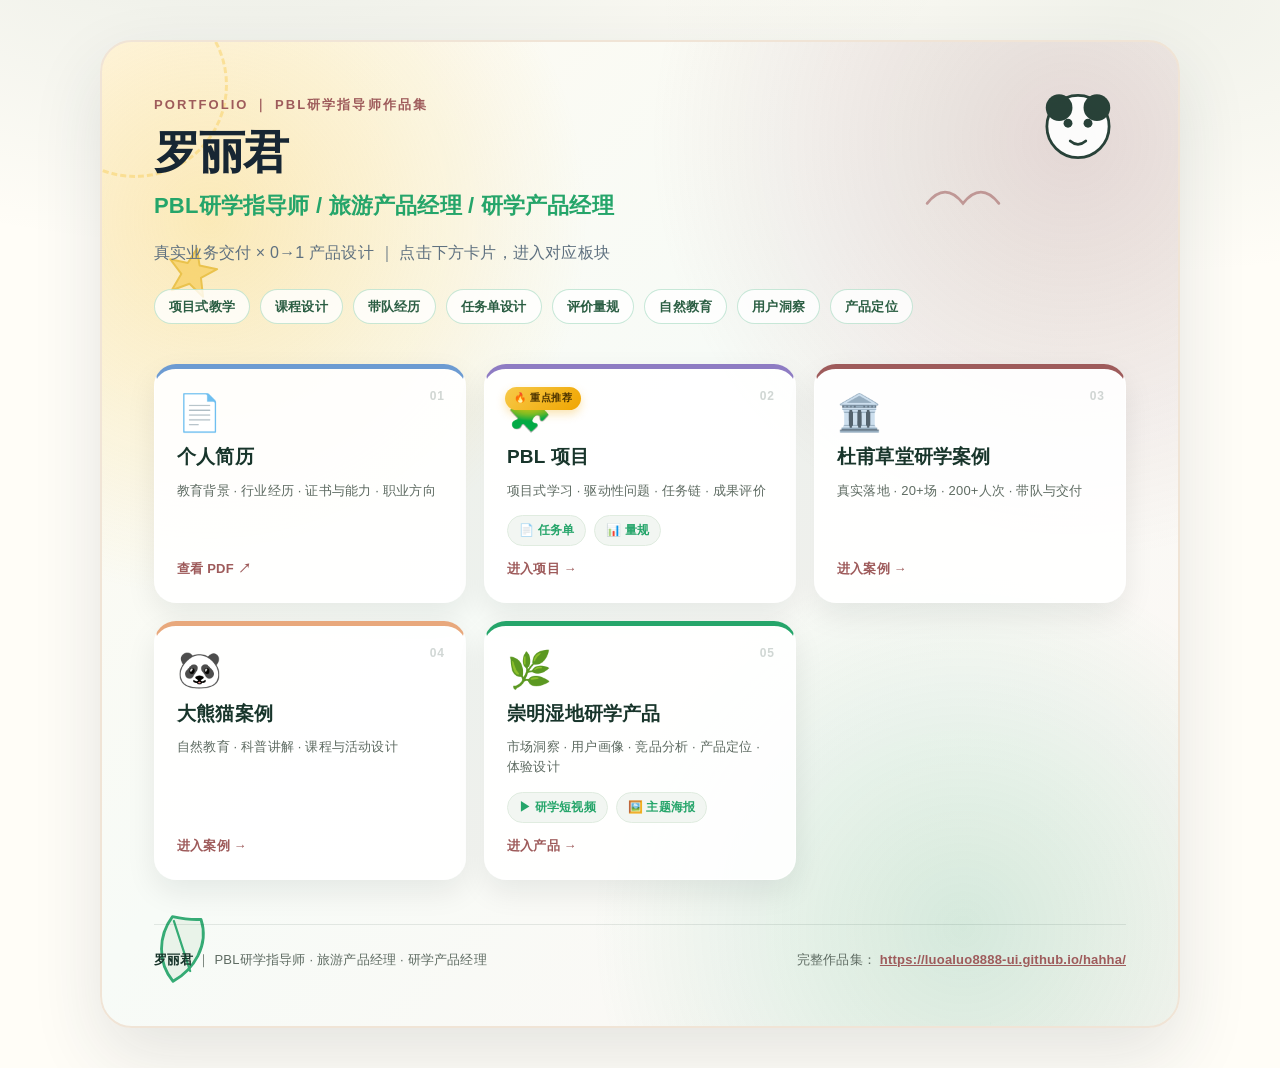
<file: workbench/index.html>
<!doctype html>
<html lang="zh-CN">

<head>
    <meta charset="utf-8" />
    <meta name="viewport" content="width=device-width, initial-scale=1.0" />
    <title>罗丽君｜PBL研学指导师作品集</title>

    <style>
        :root {
            --bg: #fffdf7;
            --ink: #18352b;
            --ink-soft: #425565;
            --muted: #5e6b62;
            --line: #e7e9e3;
            --green: #25a56a;
            --green-soft: #e8f3e8;
            --red: #9e5b5b;
            --red-deep: #874848;
            --soft-red: #f4e7e7;
            --radius: 18px;
            --max: 1080px;
        }

        * {
            box-sizing: border-box;
        }

        body {
            margin: 0;
            font-family: -apple-system, BlinkMacSystemFont, "Segoe UI", Roboto, "PingFang SC",
                "Hiragino Sans GB", "Microsoft YaHei", "Noto Sans CJK SC", Arial, sans-serif;
            color: var(--ink);
            background:
                radial-gradient(1200px 600px at 20% -10%, rgba(47, 91, 70, .10), transparent 60%),
                radial-gradient(900px 500px at 90% 0%, rgba(126, 154, 134, .12), transparent 55%),
                var(--bg);
            line-height: 1.65;
            letter-spacing: .2px;
            min-height: 100vh;
            display: flex;
            align-items: center;
            justify-content: center;
            padding: 40px 20px;
        }

        .wrap {
            width: 100%;
            max-width: var(--max);
            margin: 0 auto;
        }

        /* ===== 封面容器 ===== */
        .cover {
            position: relative;
            padding: 52px 52px 56px;
            border-radius: 32px;
            background:
                radial-gradient(circle at 10% 18%, rgba(247, 201, 72, .34), transparent 30%),
                radial-gradient(circle at 90% 10%, rgba(158, 91, 91, .22), transparent 32%),
                radial-gradient(circle at 80% 90%, rgba(37, 165, 106, .18), transparent 30%),
                linear-gradient(135deg, #fffaf0 0%, #f7fbf7 45%, #fdf7f4 100%);
            border: 2px solid #f0e4d6;
            box-shadow: 0 28px 70px rgba(31, 48, 65, .12);
            overflow: hidden;
        }

        .cover::before {
            content: "";
            position: absolute;
            width: 180px;
            height: 180px;
            border-radius: 50%;
            border: 3px dashed rgba(247, 201, 72, .40);
            top: -50px;
            left: -60px;
            pointer-events: none;
        }

        .cover::after {
            content: "";
            position: absolute;
            width: 260px;
            height: 110px;
            border-bottom: 3px solid rgba(37, 165, 106, .20);
            border-radius: 50%;
            bottom: -30px;
            right: -70px;
            transform: rotate(-10deg);
            pointer-events: none;
        }

        /* ===== 手绘装饰 ===== */
        .cover-doodle {
            position: absolute;
            pointer-events: none;
            z-index: 1;
            opacity: .92;
        }

        .doodle-panda {
            width: 100px;
            height: 90px;
            top: 34px;
            right: 50px;
        }

        .doodle-leaf {
            width: 80px;
            height: 80px;
            bottom: 40px;
            left: 40px;
            transform: rotate(-18deg);
        }

        .doodle-bird {
            width: 90px;
            height: 56px;
            top: 130px;
            right: 170px;
            opacity: .55;
        }

        .doodle-star {
            width: 60px;
            height: 60px;
            top: 200px;
            left: 60px;
            opacity: .6;
            transform: rotate(12deg);
        }

        /* ===== 头部文字 ===== */
        .cover-head {
            position: relative;
            z-index: 2;
        }

        .cover-eyebrow {
            color: var(--red);
            font-size: 13px;
            font-weight: 800;
            letter-spacing: .16em;
            margin-bottom: 12px;
        }

        .cover-head h1 {
            margin: 0;
            font-size: 46px;
            line-height: 1.1;
            letter-spacing: -0.03em;
            color: #172633;
        }

        .cover-role {
            margin-top: 10px;
            font-size: 22px;
            font-weight: 700;
            color: var(--green);
        }

        .cover-desc {
            max-width: 720px;
            margin: 16px 0 0;
            color: #5f7180;
            font-size: 16px;
        }

        .cover-tags {
            display: flex;
            flex-wrap: wrap;
            gap: 10px;
            margin-top: 22px;
            position: relative;
            z-index: 2;
        }

        .cover-tags span {
            padding: 6px 14px;
            border-radius: 999px;
            background: rgba(255, 255, 255, .8);
            border: 1px solid rgba(37, 165, 106, .25);
            color: #2b5e43;
            font-size: 13px;
            font-weight: 600;
        }

        /* ===== 卡片导航 ===== */
        .cover-nav {
            position: relative;
            z-index: 2;
            display: grid;
            grid-template-columns: repeat(3, 1fr);
            gap: 18px;
            margin-top: 40px;
        }

        .cover-card {
            position: relative;
            display: flex;
            flex-direction: column;
            min-height: 210px;
            padding: 26px 22px 22px;
            border-radius: 22px;
            background: rgba(255, 255, 255, .90);
            border: 1.5px solid rgba(255, 255, 255, .95);
            box-shadow: 0 12px 30px rgba(18, 30, 22, .08);
            transition: transform .25s ease, box-shadow .25s ease;
            overflow: hidden;
        }

        .cover-card:hover {
            transform: translateY(-7px);
            box-shadow: 0 22px 45px rgba(18, 30, 22, .15);
        }

        .cover-card .card-num {
            position: absolute;
            top: 18px;
            right: 20px;
            font-size: 12px;
            font-weight: 800;
            color: rgba(24, 53, 43, .20);
            letter-spacing: .08em;
        }

        .cover-card .card-icon {
            font-size: 36px;
            margin-bottom: 10px;
            line-height: 1;
        }

        .cover-card h3 {
            margin: 0 0 8px;
            font-size: 19px;
            color: var(--ink);
        }

        .cover-card h3 a {
            color: inherit;
            text-decoration: none;
        }

        .cover-card h3 a:hover {
            color: var(--red-deep);
        }

        .cover-card p {
            margin: 0 0 14px;
            font-size: 13px;
            color: var(--muted);
            line-height: 1.55;
        }

        .cover-card .card-arrow {
            margin-top: auto;
            font-size: 13px;
            font-weight: 700;
            color: var(--red);
            text-decoration: none;
        }

        .cover-card .card-arrow:hover {
            text-decoration: underline;
        }

        .cover-card .card-sub-links {
            display: flex;
            flex-wrap: wrap;
            gap: 8px;
            margin-bottom: 12px;
        }

        .cover-card .card-sub-links a {
            font-size: 12px;
            padding: 5px 11px;
            border-radius: 999px;
            background: #f2f6f2;
            color: var(--green);
            text-decoration: none;
            border: 1px solid #e0ece0;
            font-weight: 600;
            transition: background .2s;
        }

        .cover-card .card-sub-links a:hover {
            background: var(--green-soft);
            text-decoration: none;
        }

        /* 不同板块顶部色条 */
        .card-resume { border-top: 5px solid #6c9bd2; }
        .card-pbl    { border-top: 5px solid #8e7cc3; }
        .card-dufu   { border-top: 5px solid var(--red); }
        .card-panda  { border-top: 5px solid #e8a87c; }
        .card-chongming { border-top: 5px solid var(--green); }

        /* 重点推荐角标 */
        .badge-hot {
            position: absolute;
            top: 18px;
            left: 20px;
            background: linear-gradient(135deg, #f7c948, #f0a500);
            color: #4a3200;
            font-size: 10px;
            font-weight: 800;
            padding: 3px 9px;
            border-radius: 999px;
            letter-spacing: .06em;
            box-shadow: 0 4px 10px rgba(240, 165, 0, .3);
        }

        /* ===== 底部 ===== */
        .cover-footer {
            position: relative;
            z-index: 2;
            margin-top: 44px;
            padding-top: 24px;
            border-top: 1px solid rgba(24, 53, 43, .10);
            display: flex;
            justify-content: space-between;
            align-items: center;
            flex-wrap: wrap;
            gap: 12px;
            font-size: 13px;
            color: var(--muted);
        }

        .cover-footer strong {
            color: var(--ink);
        }

        /* ===== 响应式 ===== */
        @media (max-width: 950px) {
            .cover-nav {
                grid-template-columns: repeat(2, 1fr);
            }
        }

        @media (max-width: 640px) {
            body {
                padding: 20px 12px;
            }

            .cover {
                padding: 32px 20px 36px;
                border-radius: 24px;
            }

            .cover-head h1 {
                font-size: 32px;
            }

            .cover-role {
                font-size: 18px;
            }

            .cover-nav {
                grid-template-columns: 1fr;
            }

            .doodle-panda,
            .doodle-bird,
            .doodle-star {
                display: none;
            }

            .cover-footer {
                flex-direction: column;
                text-align: center;
            }
        }
    </style>
</head>

<body>

    <div class="wrap">
        <section class="cover" id="cover">

            <!-- 手绘装饰 -->
            <svg class="cover-doodle doodle-panda" viewBox="0 0 90 80" fill="none">
                <circle cx="45" cy="45" r="28" fill="#fff" stroke="#18352b" stroke-width="2.5" />
                <circle cx="28" cy="28" r="12" fill="#18352b" />
                <circle cx="62" cy="28" r="12" fill="#18352b" />
                <circle cx="36" cy="42" r="4" fill="#18352b" />
                <circle cx="54" cy="42" r="4" fill="#18352b" />
                <path d="M38 58 Q45 64 52 58" stroke="#18352b" stroke-width="2.5" stroke-linecap="round" fill="none" />
            </svg>

            <svg class="cover-doodle doodle-leaf" viewBox="0 0 70 70" fill="none">
                <path d="M35 8 C18 20 10 42 18 62 C38 58 58 42 58 18 C50 16 42 12 35 8Z"
                    fill="#e8f3e8" stroke="#25a56a" stroke-width="2.5" stroke-linejoin="round" />
                <path d="M35 12 L35 58" stroke="#25a56a" stroke-width="2" stroke-linecap="round" />
            </svg>

            <svg class="cover-doodle doodle-bird" viewBox="0 0 80 50" fill="none">
                <path d="M8 28 Q24 8 40 28 Q56 8 72 28" stroke="#9e5b5b" stroke-width="2.5"
                    stroke-linecap="round" fill="none" />
            </svg>

            <svg class="cover-doodle doodle-star" viewBox="0 0 60 60" fill="none">
                <path d="M30 6 L36 22 L54 22 L40 34 L46 52 L30 42 L14 52 L20 34 L6 22 L24 22 Z"
                    fill="#f7c948" stroke="#e0a800" stroke-width="2" stroke-linejoin="round" />
            </svg>

            <!-- 头部文字 -->
            <div class="cover-head">
                <div class="cover-eyebrow">PORTFOLIO ｜ PBL研学指导师作品集</div>
                <h1>罗丽君</h1>
                <div class="cover-role">PBL研学指导师 / 旅游产品经理 / 研学产品经理</div>
                <p class="cover-desc">
                    真实业务交付 × 0→1 产品设计 ｜ 点击下方卡片，进入对应板块
                </p>
            </div>

            <!-- 能力标签 -->
            <div class="cover-tags">
                <span>项目式教学</span>
                <span>课程设计</span>
                <span>带队经历</span>
                <span>任务单设计</span>
                <span>评价量规</span>
                <span>自然教育</span>
                <span>用户洞察</span>
                <span>产品定位</span>
            </div>

            <!-- 卡片导航 -->
            <div class="cover-nav">

                <!-- 01 个人简历 -->
                <div class="cover-card card-resume">
                    <span class="card-num">01</span>
                    <div class="card-icon">📄</div>
                    <h3><a href="jianli.pdf" target="_blank" rel="noopener">个人简历</a></h3>
                    <p>教育背景 · 行业经历 · 证书与能力 · 职业方向</p>
                    <a class="card-arrow" href="jianli.pdf" target="_blank" rel="noopener">查看 PDF ↗</a>
                </div>

                <!-- 02 PBL 项目（重点推荐） -->
                <div class="cover-card card-pbl">
                    <span class="badge-hot">🔥 重点推荐</span>
                    <span class="card-num">02</span>
                    <div class="card-icon">🧩</div>
                    <h3><a href="PBL.html">PBL 项目</a></h3>
                    <p>项目式学习 · 驱动性问题 · 任务链 · 成果评价</p>
                    <div class="card-sub-links">
                        <a href="renwudan.html">📄 任务单</a>
                        <a href="lianggui.html">📊 量规</a>
                    </div>
                    <a class="card-arrow" href="PBL.html">进入项目 →</a>
                </div>

                <!-- 03 杜甫草堂研学案例（带队经历） -->
                <div class="cover-card card-dufu">
                    <span class="card-num">03</span>
                    <div class="card-icon">🏛️</div>
                    <h3><a href="dufu.html">杜甫草堂研学案例</a></h3>
                    <p>真实落地 · 20+场 · 200+人次 · 带队与交付</p>
                    <a class="card-arrow" href="dufu.html">进入案例 →</a>
                </div>

                <!-- 04 大熊猫案例（课程设计） -->
                <div class="cover-card card-panda">
                    <span class="card-num">04</span>
                    <div class="card-icon">🐼</div>
                    <h3><a href="panda.html">大熊猫案例</a></h3>
                    <p>自然教育 · 科普讲解 · 课程与活动设计</p>
                    <a class="card-arrow" href="panda.html">进入案例 →</a>
                </div>

                <!-- 05 崇明湿地研学产品（课程设计/项目式教学） -->
                <div class="cover-card card-chongming">
                    <span class="card-num">05</span>
                    <div class="card-icon">🌿</div>
                    <h3><a href="yanxue.html">崇明湿地研学产品</a></h3>
                    <p>市场洞察 · 用户画像 · 竞品分析 · 产品定位 · 体验设计</p>
                    <div class="card-sub-links">
                        <a href="https://b23.tv/Cs0819F" target="_blank" rel="noopener">▶ 研学短视频</a>
                        <a href="海报.png" target="_blank" rel="noopener">🖼️ 主题海报</a>
                    </div>
                    <a class="card-arrow" href="yanxue.html">进入产品 →</a>
                </div>

            </div>

            <!-- 底部信息 -->
            <div class="cover-footer">
                <div><strong>罗丽君</strong> ｜ PBL研学指导师 · 旅游产品经理 · 研学产品经理</div>
                <div>
                    完整作品集：
                    <a href="https://luoaluo8888-ui.github.io/hahha/" target="_blank" rel="noopener"
                        style="color:var(--red); font-weight:600;">https://luoaluo8888-ui.github.io/hahha/</a>
                </div>
            </div>

        </section>
    </div>

</body>

</html>
</file>
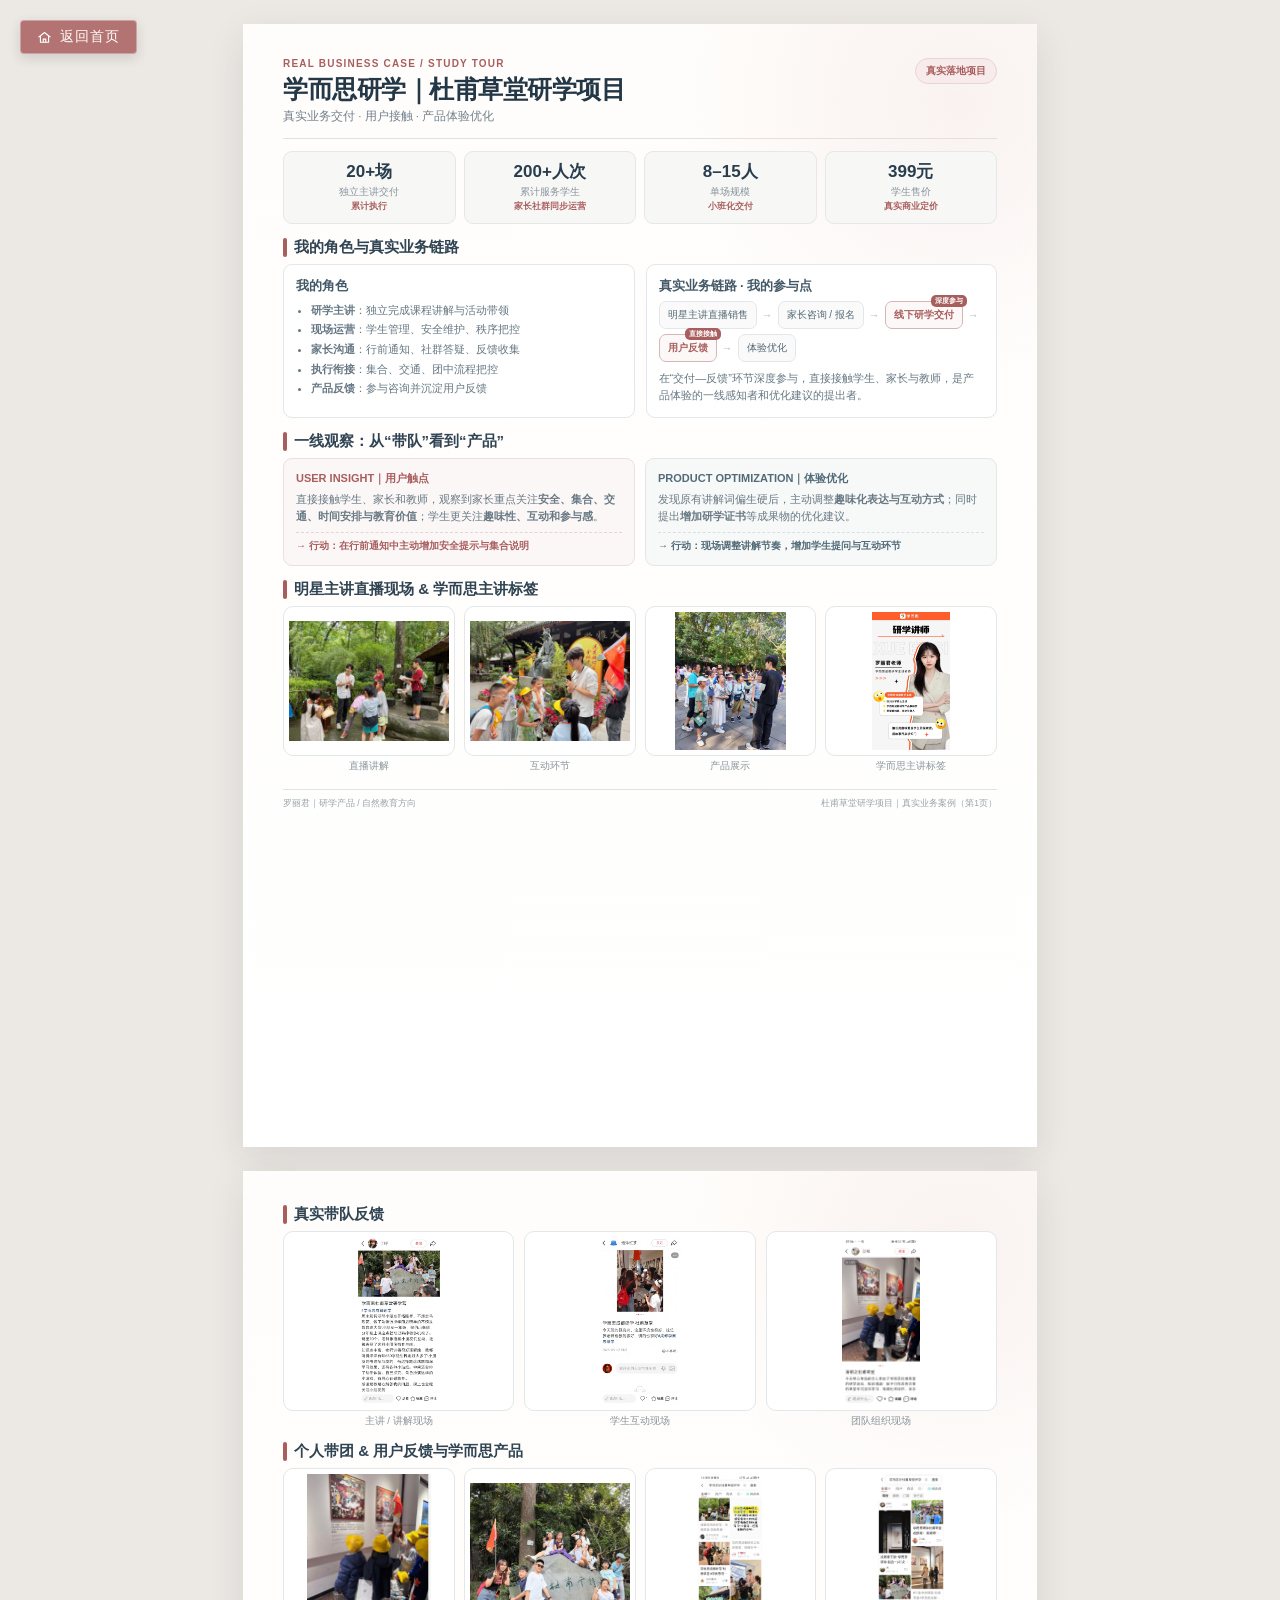
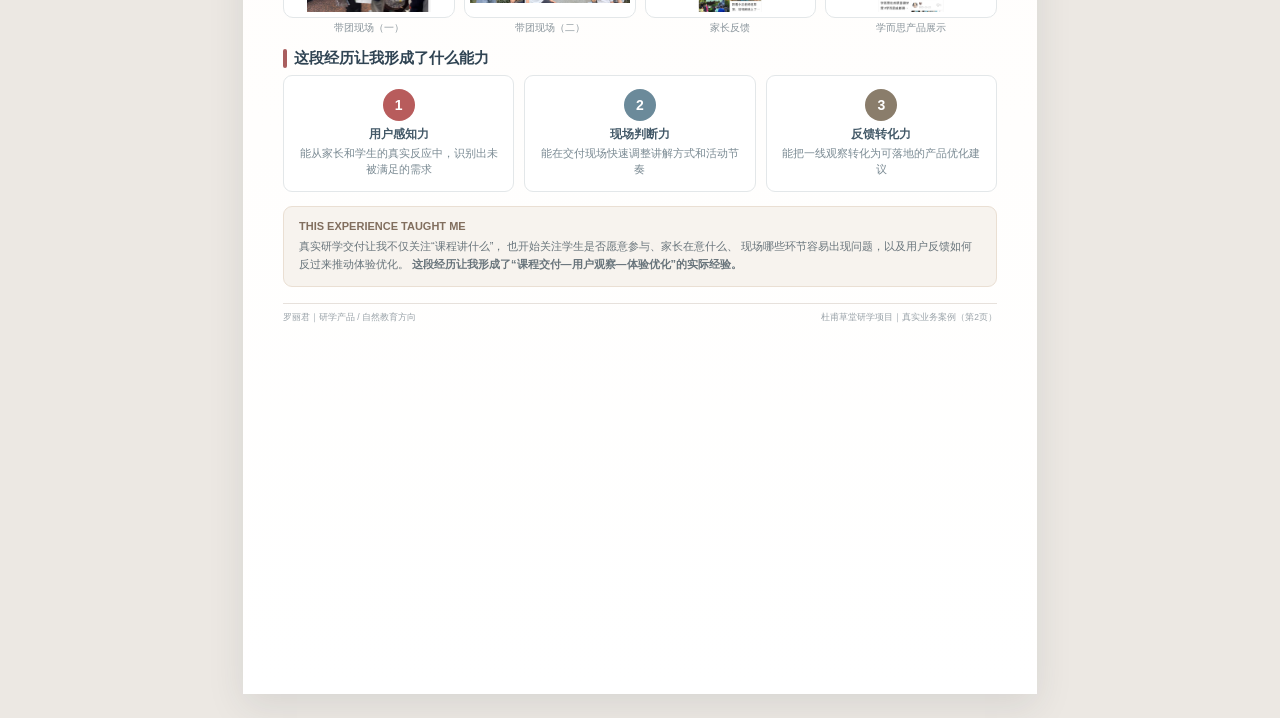
<file: dufu.html>
<!DOCTYPE html>
<html lang="zh-CN">
<head>
<meta charset="UTF-8">
<meta name="viewport" content="width=device-width, initial-scale=1.0">

<title>杜甫草堂研学项目｜真实业务案例</title>

<style>

*{
  box-sizing:border-box;
}

body{
  margin:0;
  background:#ece8e3;
  color:#263747;
  font-family:
    "Microsoft YaHei",
    "PingFang SC",
    "Helvetica Neue",
    Arial,
    sans-serif;
}

.page{
  width:794px;
  min-height:1123px;
  margin:24px auto;
  padding:34px 40px 28px;
  background:
    radial-gradient(
      circle at 90% 7%,
      rgba(169,94,94,.07),
      transparent 22%
    ),
    linear-gradient(
      180deg,
      #fffdfb 0%,
      #ffffff 100%
    );

  box-shadow:
    0 12px 35px rgba(39,52,62,.10);

  position:relative;
}

/* =====================================================
   顶部
===================================================== */

.header{
  display:flex;
  justify-content:space-between;
  align-items:flex-start;

  padding-bottom:14px;

  border-bottom:
    1px solid #e7dfd8;
}

.kicker{
  color:#a95e5e;
  font-size:10px;
  font-weight:700;
  letter-spacing:.12em;
  margin-bottom:5px;
}

h1{
  margin:0;
  font-size:25px;
  line-height:1.25;
  letter-spacing:-.02em;
  color:#233746;
}

.subtitle{
  margin-top:4px;
  color:#72808c;
  font-size:11.5px;
}

.status{
  padding:5px 10px;
  border-radius:999px;

  color:#a95e5e;
  background:#f7ebeb;
  border:1px solid #ead5d5;

  font-size:10px;
  font-weight:700;

  white-space:nowrap;
}

/* =====================================================
   数据指标
===================================================== */

.metrics{
  display:grid;
  grid-template-columns:
    repeat(4,1fr);

  gap:8px;

  margin-top:12px;
}

.metric{
  padding:10px 8px;

  background:#f7f7f6;

  border:
    1px solid #e5e7e8;

  border-radius:9px;

  text-align:center;
}

.metric-value{
  color:#293d4d;
  font-size:17px;
  font-weight:700;
  line-height:1.2;
}

.metric-label{
  margin-top:3px;
  color:#89949d;
  font-size:9.5px;
}

.metric-note{
  margin-top:2px;
  color:#a95e5e;
  font-size:8.5px;
  font-weight:600;
}

/* =====================================================
   区块
===================================================== */

.section{
  margin-top:14px;
}

.section-title{
  display:flex;
  align-items:center;
  gap:7px;
  margin-bottom:7px;
}

.bar{
  width:4px;
  height:19px;

  background:#a95e5e;

  border-radius:3px;
}

.section-title h2{
  margin:0;

  color:#304453;

  font-size:15px;
}

/* =====================================================
   两栏
===================================================== */

.two-col{
  display:grid;
  grid-template-columns:1fr 1fr;

  gap:11px;
}

.card{
  padding:12px;

  background:#fff;

  border:
    1px solid #e3e7e9;

  border-radius:9px;
}

.card h3{
  margin:0 0 6px;

  color:#435968;

  font-size:13px;
}

.card p{
  margin:0;

  color:#667783;

  font-size:11px;

  line-height:1.6;
}

.list{
  margin:0;
  padding-left:15px;

  color:#667783;

  font-size:11px;

  line-height:1.7;
}

.list li{
  margin:1px 0;
}

/* =====================================================
   业务链路
===================================================== */

.chain{
  display:flex;
  flex-wrap:wrap;

  align-items:center;

  gap:5px;

  margin-top:3px;
}

.node{
  padding:6px 8px;

  border:
    1px solid #e4e7e9;

  border-radius:7px;

  background:#fafafa;

  color:#536874;

  font-size:10px;

  position:relative;
}

.node.active{
  border-color:#d4b8b8;
  background:#fdf8f8;
  color:#a95e5e;
  font-weight:600;
}

.node-tag{
  position:absolute;
  top:-7px;
  right:-5px;
  background:#a95e5e;
  color:#fff;
  font-size:7px;
  padding:1px 4px;
  border-radius:5px;
  font-weight:700;
  white-space:nowrap;
}

.arrow{
  color:#b5bcc1;
  font-size:11px;
}

/* =====================================================
   洞察
===================================================== */

.insight-grid{
  display:grid;
  grid-template-columns:1fr 1fr;

  gap:10px;
}

.insight{
  padding:12px;

  border-radius:9px;

  background:#fbf7f7;

  border:
    1px solid #eedede;

  position:relative;
}

.insight:nth-child(2){
  background:#f7f8f8;
  border-color:#e3e7e8;
}

.insight-title{
  margin-bottom:5px;

  font-size:11px;
  font-weight:700;

  color:#a95e5e;
}

.insight:nth-child(2) .insight-title{
  color:#526b78;
}

.insight-text{
  color:#687983;
  font-size:11px;
  line-height:1.6;
}

.insight-action{
  margin-top:6px;
  padding-top:6px;
  border-top:1px dashed #e5d5d5;
  color:#a95e5e;
  font-size:10px;
  font-weight:600;
}

.insight:nth-child(2) .insight-action{
  border-top-color:#d8e0e3;
  color:#526b78;
}

/* =====================================================
   产品化能力提炼
===================================================== */

.methodology{
  display:grid;
  grid-template-columns:repeat(3,1fr);
  gap:10px;
}

.method{
  padding:13px 11px;
  border-radius:9px;
  background:#fff;
  border:1px solid #e3e7e9;
  text-align:center;
}

.method-icon{
  width:32px;
  height:32px;
  margin:0 auto 6px;
  border-radius:50%;
  display:flex;
  align-items:center;
  justify-content:center;
  font-size:14px;
  font-weight:700;
  color:#fff;
}

.method:nth-child(1) .method-icon{
  background:#b85c5c;
}

.method:nth-child(2) .method-icon{
  background:#6b8a9a;
}

.method:nth-child(3) .method-icon{
  background:#8a7d6b;
}

.method-title{
  font-size:11.5px;
  font-weight:700;
  color:#435968;
  margin-bottom:3px;
}

.method-desc{
  font-size:10.5px;
  color:#7a8a93;
  line-height:1.55;
}

/* =====================================================
   图片
===================================================== */

.photo-grid-2{
  display:grid;
  grid-template-columns:1fr 1fr;
  gap:11px;
}

.photo-grid-3{
  display:grid;
  grid-template-columns:repeat(3,1fr);
  gap:10px;
}

.photo-grid-4{
  display:grid;
  grid-template-columns:repeat(4,1fr);
  gap:9px;
}

.photo-box{
  height:170px;

  border:
    1.5px solid #e3e7e9;

  border-radius:10px;

  background:#fff;

  display:flex;

  align-items:center;
  justify-content:center;

  text-align:center;

  color:#87939b;

  font-size:10px;

  overflow:hidden;

  padding:5px;
}

.photo-grid-2 .photo-box{
  height:200px;
}

.photo-grid-3 .photo-box{
  height:180px;
}

.photo-grid-4 .photo-box{
  height:150px;
}

.photo-box img{
  width:100%;
  height:100%;

  object-fit:contain;

  display:block;
}

.photo-caption{
  margin-top:4px;
  color:#89949b;
  font-size:9.5px;
  text-align:center;
  font-weight:500;
}

/* =====================================================
   能力总结
===================================================== */

.summary{
  margin-top:14px;

  padding:13px 15px;

  background:#f7f3ee;

  border:
    1px solid #eadfd3;

  border-radius:9px;
}

.summary-title{
  color:#816e5e;

  font-size:11px;

  font-weight:700;

  margin-bottom:5px;
}

.summary-text{
  color:#68747b;

  font-size:11px;

  line-height:1.65;
}

/* =====================================================
   页脚
===================================================== */

.footer{
  margin-top:16px;

  padding-top:8px;

  border-top:
    1px solid #e7e1dc;

  display:flex;

  justify-content:space-between;

  color:#9aa3a9;

  font-size:8.5px;
}

/* =====================================================
   ★★★ 返回作品集首页按钮 ★★★
===================================================== */

.home-btn{
  position:fixed;
  top:20px;
  left:20px;
  z-index:1000;
  display:inline-flex;
  align-items:center;
  gap:8px;
  font-family:"Microsoft YaHei","PingFang SC",sans-serif;
  font-size:14px;
  letter-spacing:1px;
  color:#fffdfb;
  background:rgba(169,94,94,.85);
  border:1px solid rgba(255,255,255,.35);
  border-radius:4px;
  padding:7px 16px;
  text-decoration:none;
  cursor:pointer;
  transition:background .3s ease,border-color .3s ease,transform .3s ease;
  box-shadow:0 4px 12px rgba(39,52,62,.15);
}
.home-btn:hover{
  background:rgba(169,94,94,1);
  border-color:rgba(255,255,255,.7);
  transform:translateY(-1px);
}
.home-btn:active{
  transform:translateY(0);
}
.home-btn svg{
  width:15px;
  height:15px;
  flex:0 0 auto;
}

/* =====================================================
   打印
===================================================== */

@media print{

  body{
    background:#fff;
  }

  .page{
    margin:0;
    padding:26px 32px 20px;
    box-shadow:none;
    page-break-after:always;
    min-height:auto;
  }

  .page:last-child{
    page-break-after:auto;
  }

  .home-btn{
    display:none !important;
  }

}

/* =====================================================
   手机
===================================================== */

@media(max-width:820px){

  .page{
    width:100%;
    margin:0;
    padding:24px 18px;
  }

  .metrics{
    grid-template-columns:1fr 1fr;
  }

  .two-col,
  .insight-grid,
  .photo-grid-2,
  .photo-grid-3,
  .photo-grid-4,
  .methodology{
    grid-template-columns:1fr;
  }

}

</style>
</head>


<body>

<!-- =======================================================
     返回作品集首页（固定悬浮，打印时自动隐藏）
======================================================== -->
<a class="home-btn" href="index.html" title="返回作品集首页">
  <svg viewBox="0 0 24 24" fill="none" stroke="currentColor" stroke-width="1.8" stroke-linecap="round" stroke-linejoin="round" aria-hidden="true">
    <path d="M3 11.2 12 4l9 7.2"/>
    <path d="M5.5 10v9.5h13V10"/>
    <path d="M10 19.5v-5h4v5"/>
  </svg>
  返回首页
</a>


<!-- =======================================================
     第1页
======================================================== -->

<div class="page">


  <div class="header">

    <div>

      <div class="kicker">
        REAL BUSINESS CASE / STUDY TOUR
      </div>

      <h1>
        学而思研学｜杜甫草堂研学项目
      </h1>

      <div class="subtitle">
        真实业务交付 · 用户接触 · 产品体验优化
      </div>

    </div>


    <div class="status">
      真实落地项目
    </div>

  </div>



  <div class="metrics">

    <div class="metric">
      <div class="metric-value">20+场</div>
      <div class="metric-label">独立主讲交付</div>
      <div class="metric-note">累计执行</div>
    </div>

    <div class="metric">
      <div class="metric-value">200+人次</div>
      <div class="metric-label">累计服务学生</div>
      <div class="metric-note">家长社群同步运营</div>
    </div>

    <div class="metric">
      <div class="metric-value">8–15人</div>
      <div class="metric-label">单场规模</div>
      <div class="metric-note">小班化交付</div>
    </div>

    <div class="metric">
      <div class="metric-value">399元</div>
      <div class="metric-label">学生售价</div>
      <div class="metric-note">真实商业定价</div>
    </div>

  </div>



  <div class="section">

    <div class="section-title">
      <div class="bar"></div>
      <h2>我的角色与真实业务链路</h2>
    </div>


    <div class="two-col">

      <div class="card">
        <h3>我的角色</h3>
        <ul class="list">
          <li><strong>研学主讲</strong>：独立完成课程讲解与活动带领</li>
          <li><strong>现场运营</strong>：学生管理、安全维护、秩序把控</li>
          <li><strong>家长沟通</strong>：行前通知、社群答疑、反馈收集</li>
          <li><strong>执行衔接</strong>：集合、交通、团中流程把控</li>
          <li><strong>产品反馈</strong>：参与咨询并沉淀用户反馈</li>
        </ul>
      </div>


      <div class="card">
        <h3>真实业务链路 · 我的参与点</h3>
        <div class="chain">
          <span class="node">明星主讲直播销售</span>
          <span class="arrow">→</span>
          <span class="node">家长咨询 / 报名</span>
          <span class="arrow">→</span>
          <span class="node active">线下研学交付<span class="node-tag">深度参与</span></span>
          <span class="arrow">→</span>
          <span class="node active">用户反馈<span class="node-tag">直接接触</span></span>
          <span class="arrow">→</span>
          <span class="node">体验优化</span>
        </div>
        <p style="margin-top:8px;">
          在“交付—反馈”环节深度参与，直接接触学生、家长与教师，是产品体验的一线感知者和优化建议的提出者。
        </p>
      </div>

    </div>

  </div>



  <div class="section">

    <div class="section-title">
      <div class="bar"></div>
      <h2>一线观察：从“带队”看到“产品”</h2>
    </div>


    <div class="insight-grid">

      <div class="insight">
        <div class="insight-title">USER INSIGHT｜用户触点</div>
        <div class="insight-text">
          直接接触学生、家长和教师，观察到家长重点关注<strong>安全、集合、交通、时间安排与教育价值</strong>；学生更关注<strong>趣味性、互动和参与感</strong>。
        </div>
        <div class="insight-action">
          → 行动：在行前通知中主动增加安全提示与集合说明
        </div>
      </div>


      <div class="insight">
        <div class="insight-title">PRODUCT OPTIMIZATION｜体验优化</div>
        <div class="insight-text">
          发现原有讲解词偏生硬后，主动调整<strong>趣味化表达与互动方式</strong>；同时提出<strong>增加研学证书</strong>等成果物的优化建议。
        </div>
        <div class="insight-action">
          → 行动：现场调整讲解节奏，增加学生提问与互动环节
        </div>
      </div>

    </div>

  </div>



  <div class="section">

    <div class="section-title">
      <div class="bar"></div>
      <h2>明星主讲直播现场 & 学而思主讲标签</h2>
    </div>


    <div class="photo-grid-4">

      <div>
        <div class="photo-box">
          <img src="m1.jpg" alt="明星主讲直播现场">
        </div>
        <div class="photo-caption">直播讲解</div>
      </div>

      <div>
        <div class="photo-box">
          <img src="m2.jpg" alt="明星主讲直播现场">
        </div>
        <div class="photo-caption">互动环节</div>
      </div>

      <div>
        <div class="photo-box">
          <img src="m3.jpg" alt="明星主讲直播现场">
        </div>
        <div class="photo-caption">产品展示</div>
      </div>

      <div>
        <div class="photo-box">
          <img src="zhu1.jpg" alt="学而思主讲标签">
        </div>
        <div class="photo-caption">学而思主讲标签</div>
      </div>

    </div>

  </div>


  <div class="footer">
    <span>罗丽君｜研学产品 / 自然教育方向</span>
    <span>杜甫草堂研学项目｜真实业务案例（第1页）</span>
  </div>


</div>


<!-- =======================================================
     第2页
======================================================== -->

<div class="page">


  <div class="section" style="margin-top:0;">

    <div class="section-title">
      <div class="bar"></div>
      <h2>真实带队反馈</h2>
    </div>


    <div class="photo-grid-3">

      <div>
        <div class="photo-box">
          <img src="xue1.jpg" alt="真实带队反馈现场">
        </div>
        <div class="photo-caption">主讲 / 讲解现场</div>
      </div>

      <div>
        <div class="photo-box">
          <img src="xue2.jpg" alt="真实带队反馈现场">
        </div>
        <div class="photo-caption">学生互动现场</div>
      </div>

      <div>
        <div class="photo-box">
          <img src="xue3.jpg" alt="真实带队反馈现场">
        </div>
        <div class="photo-caption">团队组织现场</div>
      </div>

    </div>

  </div>



  <div class="section">

    <div class="section-title">
      <div class="bar"></div>
      <h2>个人带团 & 用户反馈与学而思产品</h2>
    </div>


    <div class="photo-grid-4">

      <div>
        <div class="photo-box">
          <img src="tuan1.jpg" alt="个人带团现场">
        </div>
        <div class="photo-caption">带团现场（一）</div>
      </div>

      <div>
        <div class="photo-box">
          <img src="tuan2.jpg" alt="个人带团现场">
        </div>
        <div class="photo-caption">带团现场（二）</div>
      </div>

      <div>
        <div class="photo-box">
          <img src="k1.jpg" alt="用户反馈学而思产品">
        </div>
        <div class="photo-caption">家长反馈</div>
      </div>

      <div>
        <div class="photo-box">
          <img src="k2.jpg" alt="用户反馈学而思产品">
        </div>
        <div class="photo-caption">学而思产品展示</div>
      </div>

    </div>

  </div>



  <div class="section">

    <div class="section-title">
      <div class="bar"></div>
      <h2>这段经历让我形成了什么能力</h2>
    </div>


    <div class="methodology">

      <div class="method">
        <div class="method-icon">1</div>
        <div class="method-title">用户感知力</div>
        <div class="method-desc">能从家长和学生的真实反应中，识别出未被满足的需求</div>
      </div>

      <div class="method">
        <div class="method-icon">2</div>
        <div class="method-title">现场判断力</div>
        <div class="method-desc">能在交付现场快速调整讲解方式和活动节奏</div>
      </div>

      <div class="method">
        <div class="method-icon">3</div>
        <div class="method-title">反馈转化力</div>
        <div class="method-desc">能把一线观察转化为可落地的产品优化建议</div>
      </div>

    </div>

  </div>



  <div class="summary">

    <div class="summary-title">
      THIS EXPERIENCE TAUGHT ME
    </div>

    <div class="summary-text">

      真实研学交付让我不仅关注“课程讲什么”，
      也开始关注学生是否愿意参与、家长在意什么、
      现场哪些环节容易出现问题，以及用户反馈如何反过来推动体验优化。

      <strong>
        这段经历让我形成了“课程交付—用户观察—体验优化”的实际经验。
      </strong>

    </div>

  </div>



  <div class="footer">
    <span>罗丽君｜研学产品 / 自然教育方向</span>
    <span>杜甫草堂研学项目｜真实业务案例（第2页）</span>
  </div>


</div>


</body>
</html>
</file>
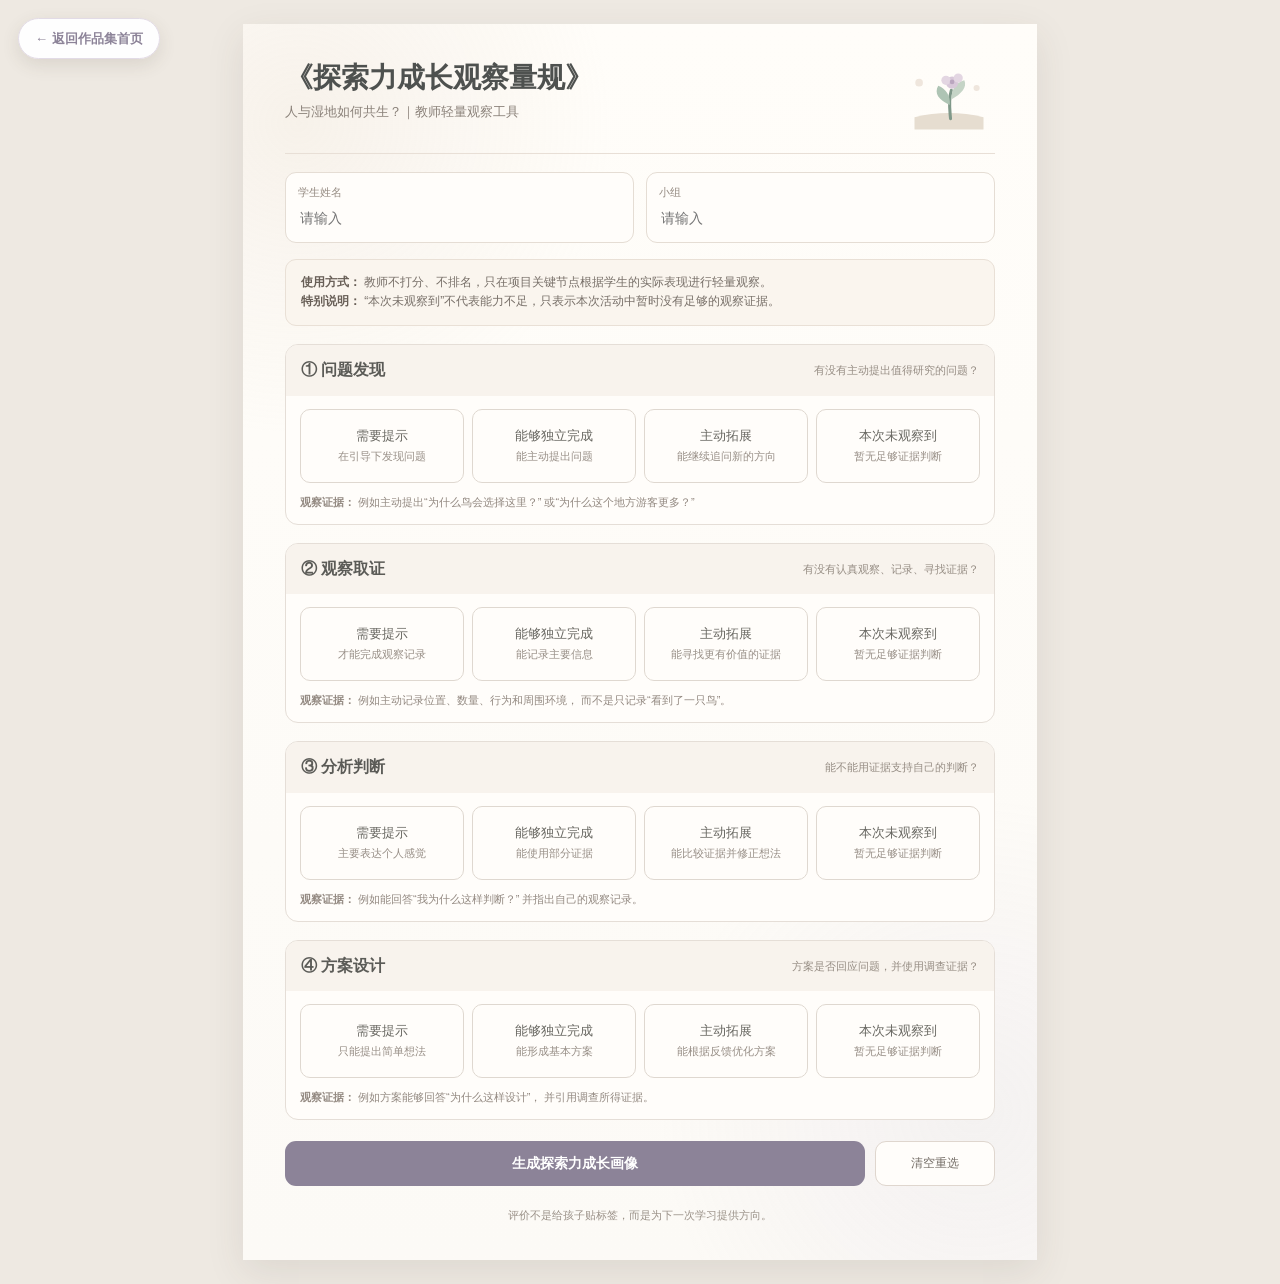
<file: lianggui.html>
<!DOCTYPE html>
<html lang="zh-CN">
<head>
<meta charset="UTF-8">
<meta name="viewport" content="width=device-width, initial-scale=1.0">

<title>《探索力成长观察量规》</title>

<style>

/* =========================================================
   基础
========================================================= */

*{
  box-sizing:border-box;
}

body{
  margin:0;
  background:#eee9e2;
  color:#394348;
  font-family:
    "Microsoft YaHei",
    "PingFang SC",
    "Helvetica Neue",
    Arial,
    sans-serif;
  line-height:1.65;
}

/* =========================================================
   返回作品集首页按钮
========================================================= */

.back-home{
  position:fixed;
  top:18px;
  left:18px;
  z-index:999;
  display:inline-flex;
  align-items:center;
  gap:6px;
  padding:9px 16px;
  border-radius:999px;
  background:rgba(255,255,255,.94);
  color:#8c8398;
  font-size:13px;
  font-weight:700;
  text-decoration:none;
  border:1px solid #e2dbe6;
  box-shadow:0 6px 18px rgba(72,63,53,.12);
  backdrop-filter:blur(6px);
  transition:background .2s,transform .2s;
  font-family:inherit;
}

.back-home:hover{
  background:#f2eef5;
  text-decoration:none;
  transform:translateY(-1px);
}

@media(max-width:820px){
  .back-home{
    top:12px;
    left:12px;
    padding:7px 13px;
    font-size:12px;
  }
}

/* 打印时隐藏返回按钮 */
@media print{
  .back-home{ display:none !important; }
}

/* =========================================================
   页面（屏幕预览）
========================================================= */

.page{
  width:794px;
  min-height:1123px;
  margin:24px auto;
  padding:36px 42px;
  background:
    radial-gradient(circle at 7% 8%,rgba(216,198,176,.20),transparent 23%),
    radial-gradient(circle at 92% 88%,rgba(194,185,208,.14),transparent 24%),
    linear-gradient(180deg,#fffdf9 0%,#fcfaf6 100%);
  box-shadow:
    0 12px 36px rgba(72,63,53,.10);
  position:relative;
  overflow:hidden;
}

/* =========================================================
   Header
========================================================= */

.header{
  display:flex;
  justify-content:space-between;
  align-items:flex-start;
  padding-bottom:17px;
  border-bottom:1px solid #e8dfd6;
}

h1{
  margin:0;
  color:#4e514f;
  font-size:28px;
  line-height:1.3;
}

.subtitle{
  margin-top:5px;
  font-size:13px;
  color:#8a8179;
}

.icon{
  width:92px;
  height:76px;
  flex:none;
}

/* =========================================================
   信息
========================================================= */

.info{
  display:grid;
  grid-template-columns:1fr 1fr;
  gap:12px;
  margin-top:18px;
}

.input-box{
  border:1px solid #e5ddd4;
  border-radius:11px;
  background:#fffdfa;
  padding:10px 12px;
}

.input-box label{
  display:block;
  margin-bottom:4px;
  font-size:11px;
  color:#958b82;
}

.input-box input{
  width:100%;
  border:0;
  outline:none;
  background:transparent;
  color:#484e4d;
  font-family:inherit;
  font-size:14px;
}

/* =========================================================
   说明
========================================================= */

.note{
  margin-top:16px;
  padding:13px 15px;
  border:1px solid #e9e0d6;
  border-radius:11px;
  background:#faf5ee;
  color:#776f68;
  font-size:12px;
}

.note strong{
  color:#685f57;
}

/* =========================================================
   警告
========================================================= */

.warning{
  display:none;
  margin-top:11px;
  padding:10px 13px;
  border-radius:9px;
  background:#fbefeb;
  color:#906b60;
  border:1px solid #edd9d1;
  font-size:12px;
}

.warning.show{
  display:block;
}

/* =========================================================
   Dimension
========================================================= */

.dimension{
  margin-top:18px;
  border:1px solid #e5ded7;
  border-radius:13px;
  overflow:hidden;
  background:#fffdfa;
}

.dimension-head{
  display:flex;
  justify-content:space-between;
  align-items:center;
  gap:12px;
  padding:12px 15px;
  background:#f8f3ed;
}

.dimension-head strong{
  color:#5b5b57;
  font-size:16px;
}

.dimension-head span{
  font-size:11px;
  color:#968d84;
  text-align:right;
}

/* =========================================================
   点击选择卡片
========================================================= */

.options{
  display:grid;
  grid-template-columns:repeat(4,1fr);
  gap:8px;
  padding:13px 14px 10px;
}

.option-btn{
  appearance:none;
  -webkit-appearance:none;

  border:1px solid #dfd8d0;
  background:#fffdfa;
  border-radius:10px;

  min-height:74px;
  padding:10px 7px;

  cursor:pointer;

  font-family:inherit;
  color:#686761;
  font-size:11.5px;
  line-height:1.5;

  transition:
    border-color .18s ease,
    background .18s ease,
    transform .12s ease,
    box-shadow .18s ease;
}

.option-btn:hover{
  border-color:#b9aebf;
  background:#fcfaf7;
  transform:translateY(-1px);
}

.option-btn:active{
  transform:scale(.98);
}

.option-btn.selected{
  border:2px solid #8b8199;
  background:#f2eef5;
  color:#62586c;
  font-weight:700;
  box-shadow:
    0 4px 12px rgba(99,86,112,.10);
}

.option-title{
  display:block;
  margin-bottom:3px;
  font-size:12.5px;
}

.option-desc{
  display:block;
  font-size:10.5px;
  color:#988f87;
  font-weight:400;
}

.option-btn.selected .option-desc{
  color:#776c80;
}

.unobserved.selected{
  border-color:#b3aaa2;
  background:#f5f1ec;
  color:#6e6963;
  box-shadow:none;
}

.desc{
  padding:0 14px 13px;
  color:#938981;
  font-size:11px;
}

/* =========================================================
   操作按钮
========================================================= */

.action-row{
  display:grid;
  grid-template-columns:1fr 120px;
  gap:10px;
  margin-top:21px;
}

.generate-btn,
.reset-btn{
  appearance:none;
  border:0;
  border-radius:11px;
  padding:13px 10px;
  font-family:inherit;
  cursor:pointer;
}

.generate-btn{
  background:#8c8398;
  color:#fff;
  font-size:14px;
  font-weight:700;
}

.generate-btn:hover{
  background:#786f84;
}

.reset-btn{
  border:1px solid #dfd6ce;
  background:#fffdfa;
  color:#756e67;
  font-size:12px;
}

/* =========================================================
   Result
========================================================= */

.result{
  margin-top:22px;
  display:none;
}

.result.show{
  display:block;
}

.result-grid{
  display:grid;
  grid-template-columns:1fr;
  gap:14px;
}

.result-card{
  border:1px solid #e4ddd5;
  border-radius:13px;
  background:#fffdfa;
  padding:16px;
}

.result-card h2{
  margin:0 0 12px;
  font-size:17px;
  color:#5f5961;
}

.highlight{
  padding:11px 12px;
  border-radius:9px;
  background:#f8f3ec;
  margin-bottom:10px;
  font-size:12.5px;
}

.next{
  padding:11px 12px;
  border-radius:9px;
  background:#f3f0f6;
  color:#655e6d;
  font-size:12.5px;
}

.phrase{
  margin-top:12px;
  padding:12px 13px;
  border-left:4px solid #b1a5bb;
  background:#faf8fb;
  color:#69636d;
  font-size:12.5px;
}

.incomplete{
  padding:14px;
  border-radius:10px;
  background:#f6f2ed;
  color:#776f68;
  font-size:12px;
}

/* =========================================================
   雷达图
========================================================= */

.radar-wrap{
  min-height:340px;
  display:flex;
  align-items:center;
  justify-content:center;
}

.radar{
  width:300px;
  height:300px;
}

.legend{
  margin-top:7px;
  text-align:center;
  color:#9a9188;
  font-size:10px;
  line-height:1.5;
}

/* =========================================================
   Footer
========================================================= */

.footer{
  margin-top:20px;
  text-align:center;
  font-size:11px;
  color:#9a9188;
}

/* =========================================================
   手机
========================================================= */

@media(max-width:820px){

  .page{
    width:100%;
    margin:0;
    padding:26px 20px;
  }

  .info{
    grid-template-columns:1fr;
  }

  .options{
    grid-template-columns:1fr 1fr;
  }

  .action-row{
    grid-template-columns:1fr;
  }

}

/* =========================================================
   ★★★ 打印核心设置 ★★★
========================================================= */

@page{
  size:A4;
  margin:10mm 10mm 12mm;
}

@media print{

  html,
  body{
    background:#ffffff !important;
    -webkit-print-color-adjust:exact !important;
    print-color-adjust:exact !important;
  }

  .page{
    width:100% !important;
    min-height:0 !important;
    margin:0 !important;
    padding:0 !important;
    background:transparent !important;
    box-shadow:none !important;
    border:none !important;
    overflow:visible !important;
  }

  .action-row,
  .warning{
    display:none !important;
  }

  .result{
    display:block !important;
  }

  .header,
  .info,
  .note,
  .dimension,
  .dimension-head,
  .options,
  .option-btn,
  .result,
  .result-grid,
  .result-card,
  .highlight,
  .next,
  .phrase,
  .incomplete,
  .radar-wrap,
  .footer{
    break-inside:avoid !important;
    page-break-inside:avoid !important;
  }

  .header,
  .dimension-head,
  h1,
  h2,
  .subtitle,
  .note,
  .desc{
    break-after:avoid !important;
    page-break-after:avoid !important;
  }

  .footer{
    break-before:avoid !important;
    page-break-before:avoid !important;
  }

  body{
    font-size:12px;
  }

  h1{
    font-size:24px;
  }

  .subtitle{
    font-size:12px;
  }

  .info{
    margin-top:12px;
  }

  .note{
    margin-top:12px;
    padding:10px 12px;
  }

  .dimension{
    margin-top:12px;
  }

  .dimension-head{
    padding:9px 12px;
  }

  .dimension-head strong{
    font-size:14.5px;
  }

  .options{
    padding:10px 12px 8px;
    gap:6px;
  }

  .option-btn{
    min-height:60px;
    padding:8px 6px;
    font-size:10.5px;
  }

  .option-title{
    font-size:11.5px;
  }

  .option-desc{
    font-size:9.5px;
  }

  .desc{
    padding:0 12px 10px;
    font-size:10.5px;
  }

  .result{
    margin-top:14px;
  }

  .result-card{
    padding:13px;
  }

  .result-card h2{
    font-size:15px;
  }

  .radar-wrap{
    min-height:260px;
  }

  .radar{
    width:250px;
    height:250px;
  }

  .footer{
    margin-top:14px;
    font-size:10px;
  }

}

</style>
</head>

<body>

<!-- 返回作品集首页按钮 -->
<a href="index.html" class="back-home">← 返回作品集首页</a>

<div class="page">


  <!-- =====================================================
       HEADER
  ====================================================== -->

  <div class="header">

    <div>

      <h1>
        《探索力成长观察量规》
      </h1>

      <div class="subtitle">
        人与湿地如何共生？｜教师轻量观察工具
      </div>

    </div>


    <!-- 成长小花园 SVG -->

    <svg
      class="icon"
      viewBox="0 0 120 90"
    >

      <path
        d="M15 70 Q60 59 105 70 L105 86 L15 86Z"
        fill="#e6ddd0"
      />

      <path
        d="M62 72 C61 60 59 48 63 35"
        stroke="#7f9889"
        stroke-width="4"
        fill="none"
        stroke-linecap="round"
      />

      <path
        d="M61 54 C47 48 40 39 46 29 C56 33 62 42 61 54Z"
        fill="#aec4b4"
      />

      <path
        d="M63 47 C76 40 84 31 80 22 C69 25 63 34 63 47Z"
        fill="#c5d4c6"
      />

      <circle
        cx="64"
        cy="25"
        r="8"
        fill="#d8c8d9"
      />

      <circle
        cx="56"
        cy="22"
        r="6"
        fill="#e3d6e2"
      />

      <circle
        cx="72"
        cy="19"
        r="6"
        fill="#e3d6e2"
      />

      <circle
        cx="64"
        cy="24"
        r="3"
        fill="#baa6bf"
      />

      <circle
        cx="21"
        cy="25"
        r="5"
        fill="#efe6dd"
      />

      <circle
        cx="96"
        cy="32"
        r="4"
        fill="#efe6dd"
      />

    </svg>

  </div>


  <!-- =====================================================
       信息
  ====================================================== -->

  <div class="info">

    <div class="input-box">

      <label for="studentName">
        学生姓名
      </label>

      <input
        id="studentName"
        type="text"
        placeholder="请输入"
      >

    </div>


    <div class="input-box">

      <label for="groupName">
        小组
      </label>

      <input
        id="groupName"
        type="text"
        placeholder="请输入"
      >

    </div>

  </div>


  <!-- =====================================================
       说明
  ====================================================== -->

  <div class="note">

    <strong>使用方式：</strong>

    教师不打分、不排名，只在项目关键节点根据学生的实际表现进行轻量观察。

    <br>

    <strong>特别说明：</strong>

    “本次未观察到”不代表能力不足，只表示本次活动中暂时没有足够的观察证据。

  </div>


  <div
    id="warning"
    class="warning"
  >
    请先完成4个观察维度。如果某项本次没有足够证据，请选择“本次未观察到”，不要凭感觉判断。
  </div>


  <!-- =====================================================
       维度1
  ====================================================== -->

  <div class="dimension">

    <div class="dimension-head">

      <strong>
        ① 问题发现
      </strong>

      <span>
        有没有主动提出值得研究的问题？
      </span>

    </div>


    <div class="options">

      <button
        type="button"
        class="option-btn"
        data-dimension="d1"
        data-value="1"
        onclick="selectOption(this)"
      >

        <span class="option-title">
          需要提示
        </span>

        <span class="option-desc">
          在引导下发现问题
        </span>

      </button>


      <button
        type="button"
        class="option-btn"
        data-dimension="d1"
        data-value="2"
        onclick="selectOption(this)"
      >

        <span class="option-title">
          能够独立完成
        </span>

        <span class="option-desc">
          能主动提出问题
        </span>

      </button>


      <button
        type="button"
        class="option-btn"
        data-dimension="d1"
        data-value="3"
        onclick="selectOption(this)"
      >

        <span class="option-title">
          主动拓展
        </span>

        <span class="option-desc">
          能继续追问新的方向
        </span>

      </button>


      <button
        type="button"
        class="option-btn unobserved"
        data-dimension="d1"
        data-value="0"
        onclick="selectOption(this)"
      >

        <span class="option-title">
          本次未观察到
        </span>

        <span class="option-desc">
          暂无足够证据判断
        </span>

      </button>

    </div>


    <div class="desc">

      <strong>观察证据：</strong>

      例如主动提出“为什么鸟会选择这里？”
      或“为什么这个地方游客更多？”

    </div>

  </div>


  <!-- =====================================================
       维度2
  ====================================================== -->

  <div class="dimension">

    <div class="dimension-head">

      <strong>
        ② 观察取证
      </strong>

      <span>
        有没有认真观察、记录、寻找证据？
      </span>

    </div>


    <div class="options">

      <button
        type="button"
        class="option-btn"
        data-dimension="d2"
        data-value="1"
        onclick="selectOption(this)"
      >

        <span class="option-title">
          需要提示
        </span>

        <span class="option-desc">
          才能完成观察记录
        </span>

      </button>


      <button
        type="button"
        class="option-btn"
        data-dimension="d2"
        data-value="2"
        onclick="selectOption(this)"
      >

        <span class="option-title">
          能够独立完成
        </span>

        <span class="option-desc">
          能记录主要信息
        </span>

      </button>


      <button
        type="button"
        class="option-btn"
        data-dimension="d2"
        data-value="3"
        onclick="selectOption(this)"
      >

        <span class="option-title">
          主动拓展
        </span>

        <span class="option-desc">
          能寻找更有价值的证据
        </span>

      </button>


      <button
        type="button"
        class="option-btn unobserved"
        data-dimension="d2"
        data-value="0"
        onclick="selectOption(this)"
      >

        <span class="option-title">
          本次未观察到
        </span>

        <span class="option-desc">
          暂无足够证据判断
        </span>

      </button>

    </div>


    <div class="desc">

      <strong>观察证据：</strong>

      例如主动记录位置、数量、行为和周围环境，
      而不是只记录“看到了一只鸟”。

    </div>

  </div>


  <!-- =====================================================
       维度3
  ====================================================== -->

  <div class="dimension">

    <div class="dimension-head">

      <strong>
        ③ 分析判断
      </strong>

      <span>
        能不能用证据支持自己的判断？
      </span>

    </div>


    <div class="options">

      <button
        type="button"
        class="option-btn"
        data-dimension="d3"
        data-value="1"
        onclick="selectOption(this)"
      >

        <span class="option-title">
          需要提示
        </span>

        <span class="option-desc">
          主要表达个人感觉
        </span>

      </button>


      <button
        type="button"
        class="option-btn"
        data-dimension="d3"
        data-value="2"
        onclick="selectOption(this)"
      >

        <span class="option-title">
          能够独立完成
        </span>

        <span class="option-desc">
          能使用部分证据
        </span>

      </button>


      <button
        type="button"
        class="option-btn"
        data-dimension="d3"
        data-value="3"
        onclick="selectOption(this)"
      >

        <span class="option-title">
          主动拓展
        </span>

        <span class="option-desc">
          能比较证据并修正想法
        </span>

      </button>


      <button
        type="button"
        class="option-btn unobserved"
        data-dimension="d3"
        data-value="0"
        onclick="selectOption(this)"
      >

        <span class="option-title">
          本次未观察到
        </span>

        <span class="option-desc">
          暂无足够证据判断
        </span>

      </button>

    </div>


    <div class="desc">

      <strong>观察证据：</strong>

      例如能回答“我为什么这样判断？”
      并指出自己的观察记录。

    </div>

  </div>


  <!-- =====================================================
       维度4
  ====================================================== -->

  <div class="dimension">

    <div class="dimension-head">

      <strong>
        ④ 方案设计
      </strong>

      <span>
        方案是否回应问题，并使用调查证据？
      </span>

    </div>


    <div class="options">

      <button
        type="button"
        class="option-btn"
        data-dimension="d4"
        data-value="1"
        onclick="selectOption(this)"
      >

        <span class="option-title">
          需要提示
        </span>

        <span class="option-desc">
          只能提出简单想法
        </span>

      </button>


      <button
        type="button"
        class="option-btn"
        data-dimension="d4"
        data-value="2"
        onclick="selectOption(this)"
      >

        <span class="option-title">
          能够独立完成
        </span>

        <span class="option-desc">
          能形成基本方案
        </span>

      </button>


      <button
        type="button"
        class="option-btn"
        data-dimension="d4"
        data-value="3"
        onclick="selectOption(this)"
      >

        <span class="option-title">
          主动拓展
        </span>

        <span class="option-desc">
          能根据反馈优化方案
        </span>

      </button>


      <button
        type="button"
        class="option-btn unobserved"
        data-dimension="d4"
        data-value="0"
        onclick="selectOption(this)"
      >

        <span class="option-title">
          本次未观察到
        </span>

        <span class="option-desc">
          暂无足够证据判断
        </span>

      </button>

    </div>


    <div class="desc">

      <strong>观察证据：</strong>

      例如方案能够回答“为什么这样设计”，
      并引用调查所得证据。

    </div>

  </div>


  <!-- =====================================================
       操作
  ====================================================== -->

  <div class="action-row">

    <button
      type="button"
      class="generate-btn"
      onclick="generateResult()"
    >
      生成探索力成长画像
    </button>


    <button
      type="button"
      class="reset-btn"
      onclick="resetAll()"
    >
      清空重选
    </button>

  </div>


  <!-- =====================================================
       结果
  ====================================================== -->

  <div
    id="result"
    class="result"
  >

    <div class="result-grid">


      <!-- 左侧：文字建议 -->

      <div class="result-card">

        <h2 id="resultTitle">
          探索力成长画像
        </h2>


        <div id="completeResult">

          <div class="highlight">

            <strong>
              本次表现亮点
            </strong>

            <div
              id="strengthText"
              style="margin-top:6px;"
            ></div>

          </div>


          <div class="next">

            <strong>
              下一步成长方向
            </strong>

            <div
              id="nextText"
              style="margin-top:6px;"
            ></div>

          </div>


          <div class="phrase">

            <strong>
              教师沟通建议
            </strong>

            <div
              id="teacherText"
              style="margin-top:6px;"
            ></div>

          </div>

        </div>


        <div
          id="incompleteResult"
          class="incomplete"
          style="display:none;"
        >

          <strong>
            本次暂不生成完整能力画像
          </strong>

          <div style="margin-top:7px;">

            有维度选择了“本次未观察到”。

            这不是能力不足，而是说明本次项目中暂时没有足够的观察证据。

            后续项目可以继续观察该维度。

          </div>

        </div>

      </div>


      <!-- 右侧：雷达图 -->

      <div class="result-card radar-wrap">

        <div style="width:100%;">

          <svg
            id="radarChart"
            class="radar"
            viewBox="0 0 300 300"
          ></svg>


          <div
            id="radarLegend"
            class="legend"
          >

            探索力成长画像
            <br>
            仅呈现本次项目中的观察结果，不作为孩子能力总评

          </div>

        </div>

      </div>

    </div>

  </div>


  <div class="footer">

    评价不是给孩子贴标签，而是为下一次学习提供方向。

  </div>

</div>


<script>

/* =========================================================
   当前选择
========================================================= */

const selectedValues = {

  d1:null,
  d2:null,
  d3:null,
  d4:null

};


/* =========================================================
   文字建议库
   —— 成长方向从「能力维度」表述：
      问题意识 / 证据收集 / 证据分析 / 项目表达
========================================================= */

const dataMap = {

  d1:{
    name:"问题发现",

    /* 成长方向标签 */
    growth:"问题意识",

    strong:"能够主动发现值得关注的现象，并提出自己的问题。",

    next:
      "建议重点发展【问题意识】：在观察时多问“为什么”和“如果……会怎样”，把看到的现象转化成可以研究的小问题。",

    advice:
      "可以和孩子说：“你提的这个问题很有意思，我们怎样才能找到答案呢？”引导他把问题说得更清楚。"
  },


  d2:{
    name:"观察取证",

    growth:"证据收集",

    strong:"能够认真观察，并记录与问题相关的信息。",

    next:
      "建议重点发展【证据收集】：使用“位置 + 数量 + 行为 + 环境”的记录方式，让观察更完整，证据更充分。",

    advice:
      "可以问孩子：“除了你看到的，还有哪些细节可以记下来？这些细节能帮我们说明什么？”"
  },


  d3:{
    name:"分析判断",

    growth:"证据分析",

    strong:"能够尝试使用观察证据解释自己的想法。",

    next:
      "建议重点发展【证据分析】：在表达判断时使用“因为……所以……”的句式，并至少找出两条证据来支持自己的观点。",

    advice:
      "可以追问：“你从哪里看出这个结论的？”“还有没有其他可能的原因？”帮助孩子比较不同证据。"
  },


  d4:{
    name:"方案设计",

    growth:"项目表达",

    strong:"能够围绕问题提出自己的解决方案。",

    next:
      "建议重点发展【项目表达】：在设计方案时先明确“要解决什么问题”，再思考“需要哪些条件”“可能遇到什么困难”，并尝试向同伴清晰说明自己的设计理由。",

    advice:
      "可以问：“你的方案为什么能解决问题？”“如果条件有限，还可以怎么调整？”"
  }

};


/* =========================================================
   点击卡片
========================================================= */

function selectOption(button){

  const dimension =
    button.dataset.dimension;

  const value =
    Number(button.dataset.value);


  const buttons =
    document.querySelectorAll(
      `.option-btn[data-dimension="${dimension}"]`
    );


  buttons.forEach(btn=>{

    btn.classList.remove("selected");

  });


  button.classList.add("selected");


  selectedValues[dimension] =
    value;


  document
    .getElementById("warning")
    .classList
    .remove("show");

}


/* =========================================================
   雷达图坐标
========================================================= */

function radarPoint(
  cx,
  cy,
  r,
  index,
  total,
  value
){

  const angle =
    (-Math.PI/2)
    +
    (Math.PI*2/total)*index;


  const rr =
    r*(value/3);


  return [

    cx + Math.cos(angle)*rr,

    cy + Math.sin(angle)*rr

  ];

}


/* =========================================================
   绘制完整雷达图（4维度）
========================================================= */

function drawRadar(values){

  const svg =
    document.getElementById("radarChart");

  const NS =
    "http://www.w3.org/2000/svg";


  while(svg.firstChild){

    svg.removeChild(svg.firstChild);

  }


  const cx=150;
  const cy=145;
  const r=92;

  const labels=[
    "问题发现",
    "观察取证",
    "分析判断",
    "方案设计"
  ];

  const total=4;


  /* =========================
     网格
  ========================= */

  [1,2,3].forEach(level=>{

    let points=[];


    for(let i=0;i<total;i++){

      const [
        x,
        y
      ] =
        radarPoint(
          cx,
          cy,
          r,
          i,
          total,
          level
        );


      points.push(
        `${x},${y}`
      );

    }


    const poly =
      document.createElementNS(
        NS,
        "polygon"
      );


    poly.setAttribute(
      "points",
      points.join(" ")
    );


    poly.setAttribute(
      "fill",
      "none"
    );


    poly.setAttribute(
      "stroke",
      "#e1dad2"
    );


    poly.setAttribute(
      "stroke-width",
      "1"
    );


    svg.appendChild(poly);

  });


  /* =========================
     轴线
  ========================= */

  for(let i=0;i<total;i++){

    const [
      x,
      y
    ] =
      radarPoint(
        cx,
        cy,
        r,
        i,
        total,
        3
      );


    const line =
      document.createElementNS(
        NS,
        "line"
      );


    line.setAttribute(
      "x1",
      cx
    );


    line.setAttribute(
      "y1",
      cy
    );


    line.setAttribute(
      "x2",
      x
    );


    line.setAttribute(
      "y2",
      y
    );


    line.setAttribute(
      "stroke",
      "#e4ded7"
    );


    svg.appendChild(line);

  }


  /* =========================
     数据面
  ========================= */

  let points=[];


  values.forEach((value,index)=>{

    const [
      x,
      y
    ] =
      radarPoint(
        cx,
        cy,
        r,
        index,
        total,
        value
      );


    points.push(
      `${x},${y}`
    );

  });


  const poly =
    document.createElementNS(
      NS,
      "polygon"
    );


  poly.setAttribute(
    "points",
    points.join(" ")
  );


  poly.setAttribute(
    "fill",
    "#c9bfd0"
  );


  poly.setAttribute(
    "fill-opacity",
    ".48"
  );


  poly.setAttribute(
    "stroke",
    "#8c8098"
  );


  poly.setAttribute(
    "stroke-width",
    "2"
  );


  svg.appendChild(poly);


  /* =========================
     顶点
  ========================= */

  values.forEach((value,index)=>{

    const [
      x,
      y
    ] =
      radarPoint(
        cx,
        cy,
        r,
        index,
        total,
        value
      );


    const circle =
      document.createElementNS(
        NS,
        "circle"
      );


    circle.setAttribute(
      "cx",
      x
    );


    circle.setAttribute(
      "cy",
      y
    );


    circle.setAttribute(
      "r",
      "3.5"
    );


    circle.setAttribute(
      "fill",
      "#8c8098"
    );


    svg.appendChild(circle);

  });


  /* =========================
     标签
  ========================= */

  labels.forEach((label,index)=>{

    const angle =
      (-Math.PI/2)
      +
      (Math.PI*2/total)*index;


    const x =
      cx
      +
      Math.cos(angle)*(r+25);


    const y =
      cy
      +
      Math.sin(angle)*(r+25);


    const text =
      document.createElementNS(
        NS,
        "text"
      );


    text.textContent =
      label;


    text.setAttribute(
      "x",
      x
    );


    text.setAttribute(
      "y",
      y
    );


    text.setAttribute(
      "text-anchor",
      "middle"
    );


    text.setAttribute(
      "fill",
      "#756c77"
    );


    text.setAttribute(
      "font-size",
      "12"
    );


    svg.appendChild(text);

  });

}


/* =========================================================
   未观察状态
========================================================= */

function drawIncomplete(){

  const svg =
    document.getElementById("radarChart");

  const NS =
    "http://www.w3.org/2000/svg";


  while(svg.firstChild){

    svg.removeChild(svg.firstChild);

  }


  const text =
    document.createElementNS(
      NS,
      "text"
    );


  text.textContent =
    "本次暂未形成完整画像";


  text.setAttribute(
    "x",
    "150"
  );


  text.setAttribute(
    "y",
    "140"
  );


  text.setAttribute(
    "text-anchor",
    "middle"
  );


  text.setAttribute(
    "fill",
    "#8a8179"
  );


  text.setAttribute(
    "font-size",
    "14"
  );


  svg.appendChild(text);


  const text2 =
    document.createElementNS(
      NS,
      "text"
    );


  text2.textContent =
    "继续积累观察证据";


  text2.setAttribute(
    "x",
    "150"
  );


  text2.setAttribute(
    "y",
    "162"
  );


  text2.setAttribute(
    "text-anchor",
    "middle"
  );


  text2.setAttribute(
    "fill",
    "#aaa098"
  );


  text2.setAttribute(
    "font-size",
    "11"
  );


  svg.appendChild(text2);


  document.getElementById(
    "radarLegend"
  ).innerHTML =
    "本次存在“未观察到”维度"
    +
    "<br>"
    +
    "不进行能力高低推断";

}


/* =========================================================
   生成画像
========================================================= */

function generateResult(){

  const values=[

    selectedValues.d1,
    selectedValues.d2,
    selectedValues.d3,
    selectedValues.d4

  ];


  /* =========================
     是否全部选择
  ========================= */

  if(
    values.some(
      value => value === null
    )
  ){

    document
      .getElementById("warning")
      .classList
      .add("show");

    return;

  }


  const student =
    document
      .getElementById("studentName")
      .value
      .trim();


  const keys=[
    "d1",
    "d2",
    "d3",
    "d4"
  ];


  const unobserved =
    values.some(
      value => value === 0
    );


  /* =========================
     标题
  ========================= */

  document.getElementById(
    "resultTitle"
  ).innerText =
    student
      ? student+"｜探索力成长画像"
      : "探索力成长画像";


  /* =========================
     存在未观察
  ========================= */

  if(unobserved){

    document.getElementById(
      "completeResult"
    ).style.display="none";


    document.getElementById(
      "incompleteResult"
    ).style.display="block";


    drawIncomplete();


  }else{

    document.getElementById(
      "completeResult"
    ).style.display="block";


    document.getElementById(
      "incompleteResult"
    ).style.display="none";


    let strengths=[];
    let needs=[];


    keys.forEach(key=>{

      const value =
        selectedValues[key];

      const item =
        dataMap[key];


      if(value>=2){

        strengths.push(
          item.name
        );

      }


      if(value===1){

        needs.push(
          item
        );

      }

    });


    /* =========================
       本次表现亮点
    ========================= */

    let strengthText;


    if(strengths.length===0){

      strengthText =
        "本次项目中，孩子正在逐步熟悉探索流程，能够参与各项活动。";

    }else{

      strengthText =
        "本次比较突出的方面："
        +
        strengths.join("、")
        +
        "。";

    }


    /* =========================
       下一步成长方向（能力维度表述）
    ========================= */

    let nextText;


    if(needs.length===0){

      nextText =
        "孩子在本次项目中表现出较好的探索力。下一步可以尝试更开放的问题，或把已有的探索方法迁移到新的情境中。";

    }else{

      nextText =
        needs
          .map(item => `【${item.growth}】${item.next.replace(/^建议重点发展【[^】]+】：/, "")}`)
          .join("<br><br>");

    }


    /* =========================
       教师沟通建议
    ========================= */

    let teacherText;


    if(needs.length===0){

      teacherText =
        "孩子已经能够比较独立地完成本次探究。可以继续提供更开放的问题和更复杂的任务，并鼓励他分享自己的探索过程。";

    }else{

      teacherText =
        needs
          .map(item => item.advice)
          .join("<br><br>");

    }


    document.getElementById(
      "strengthText"
    ).innerHTML =
      strengthText;


    document.getElementById(
      "nextText"
    ).innerHTML =
      nextText;


    document.getElementById(
      "teacherText"
    ).innerHTML =
      teacherText;


    drawRadar(values);


    document.getElementById(
      "radarLegend"
    ).innerHTML =
      "探索力成长画像"
      +
      "<br>"
      +
      "仅呈现本次项目中的观察结果，不作为孩子能力总评";

  }


  /* =========================
     显示
  ========================= */

  document
    .getElementById("result")
    .classList
    .add("show");


  setTimeout(()=>{

    document
      .getElementById("result")
      .scrollIntoView({
        behavior:"smooth",
        block:"start"
      });

  },100);

}


/* =========================================================
   清空
========================================================= */

function resetAll(){

  selectedValues.d1=null;
  selectedValues.d2=null;
  selectedValues.d3=null;
  selectedValues.d4=null;


  document
    .querySelectorAll(".option-btn")
    .forEach(btn=>{
      btn.classList.remove("selected");
    });


  document.getElementById(
    "studentName"
  ).value="";


  document.getElementById(
    "groupName"
  ).value="";


  document.getElementById(
    "result"
  ).classList.remove("show");


  document.getElementById(
    "warning"
  ).classList.remove("show");

}

</script>

</body>
</html>
</file>
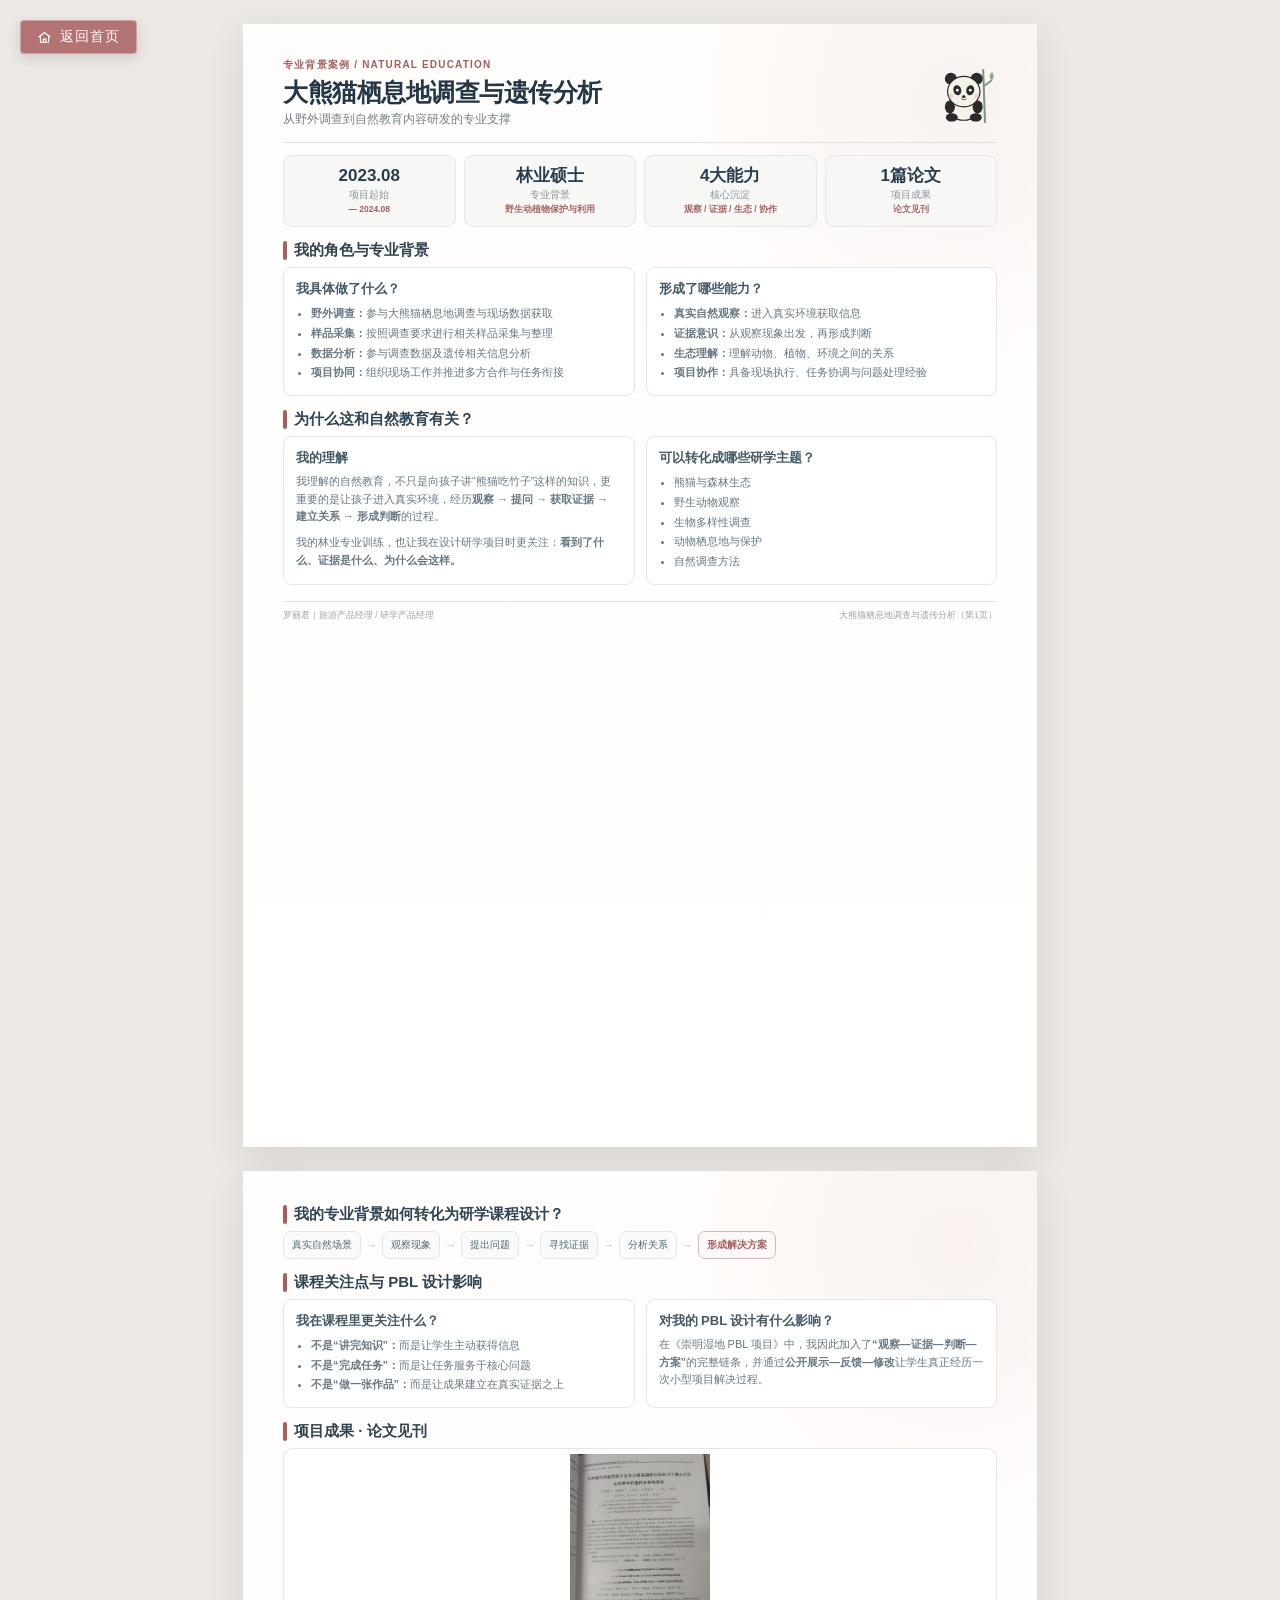
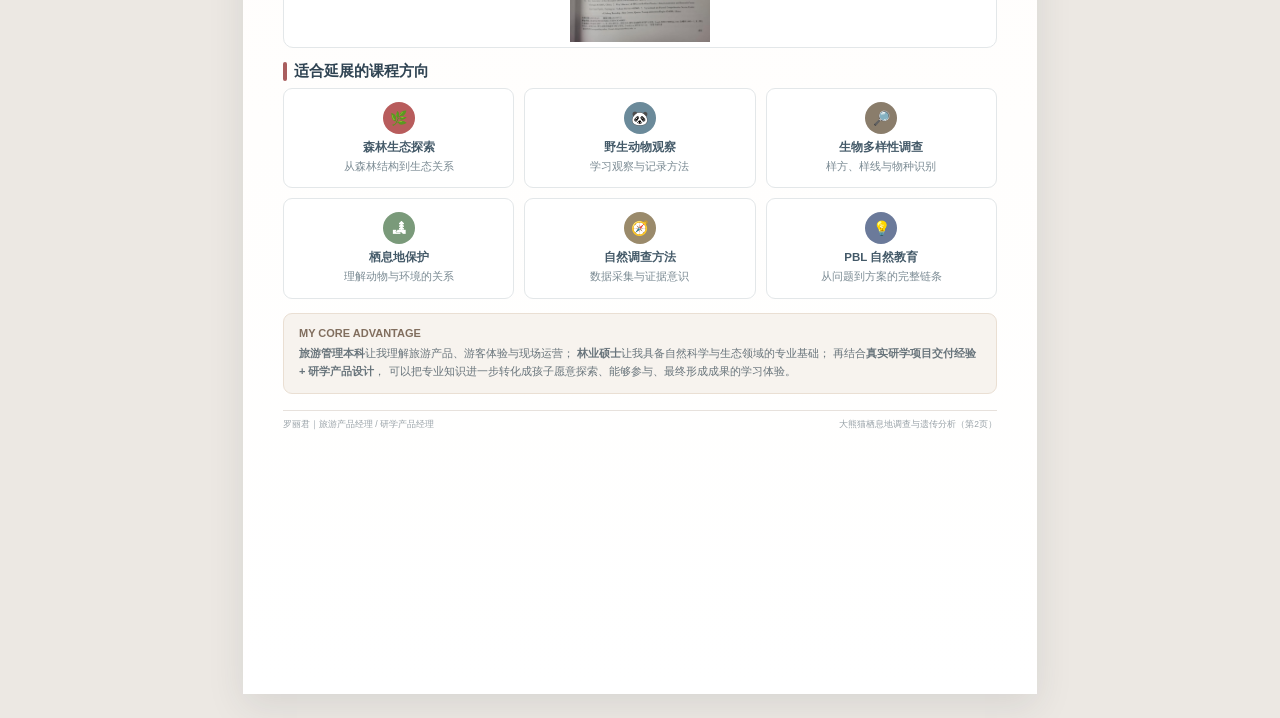
<file: panda.html>
<!DOCTYPE html>
<html lang="zh-CN">
<head>
<meta charset="UTF-8">
<meta name="viewport" content="width=device-width, initial-scale=1.0">

<title>大熊猫栖息地调查与遗传分析｜罗丽君</title>

<style>

*{
  box-sizing:border-box;
}

body{
  margin:0;
  background:#ece8e3;
  color:#263747;
  font-family:
    "Microsoft YaHei",
    "PingFang SC",
    "Helvetica Neue",
    Arial,
    sans-serif;
  -webkit-font-smoothing:antialiased;
}

.page{
  width:794px;
  min-height:1123px;
  margin:24px auto;
  padding:34px 40px 28px;
  background:
    radial-gradient(circle at 90% 7%, rgba(169,94,94,.07), transparent 22%),
    linear-gradient(180deg, #fffdfb 0%, #ffffff 100%);

  box-shadow:
    0 12px 35px rgba(39,52,62,.10);

  position:relative;
}

/* =====================================================
   顶部 (完全参照杜甫页面)
===================================================== */

.header{
  display:flex;
  justify-content:space-between;
  align-items:flex-start;
  padding-bottom:14px;
  border-bottom:1px solid #e7dfd8;
}

.kicker{
  color:#a95e5e;
  font-size:10px;
  font-weight:700;
  letter-spacing:.12em;
  margin-bottom:5px;
}

h1{
  margin:0;
  font-size:25px;
  line-height:1.25;
  letter-spacing:-.02em;
  color:#233746;
}

.subtitle{
  margin-top:4px;
  color:#72808c;
  font-size:11.5px;
}

.status{
  padding:5px 10px;
  border-radius:999px;
  color:#a95e5e;
  background:#f7ebeb;
  border:1px solid #ead5d5;
  font-size:10px;
  font-weight:700;
  white-space:nowrap;
}

/* =====================================================
   数据指标 (提取熊猫页面的关键数据)
===================================================== */

.metrics{
  display:grid;
  grid-template-columns:repeat(4,1fr);
  gap:8px;
  margin-top:12px;
}

.metric{
  padding:10px 8px;
  background:#f7f7f6;
  border:1px solid #e5e7e8;
  border-radius:9px;
  text-align:center;
}

.metric-value{
  color:#293d4d;
  font-size:17px;
  font-weight:700;
  line-height:1.2;
}

.metric-label{
  margin-top:3px;
  color:#89949d;
  font-size:9.5px;
}

.metric-note{
  margin-top:2px;
  color:#a95e5e;
  font-size:8.5px;
  font-weight:600;
}

/* =====================================================
   区块标题
===================================================== */

.section{
  margin-top:14px;
}

.section-title{
  display:flex;
  align-items:center;
  gap:7px;
  margin-bottom:7px;
}

.bar{
  width:4px;
  height:19px;
  background:#a95e5e;
  border-radius:3px;
}

.section-title h2{
  margin:0;
  color:#304453;
  font-size:15px;
}

/* =====================================================
   卡片
===================================================== */

.two-col{
  display:grid;
  grid-template-columns:1fr 1fr;
  gap:11px;
}

.card{
  padding:12px;
  background:#fff;
  border:1px solid #e3e7e9;
  border-radius:9px;
}

.card h3{
  margin:0 0 6px;
  color:#435968;
  font-size:13px;
}

.card p{
  margin:0;
  color:#667783;
  font-size:11px;
  line-height:1.6;
}

.list{
  margin:0;
  padding-left:15px;
  color:#667783;
  font-size:11px;
  line-height:1.7;
}

.list li{
  margin:1px 0;
}

/* =====================================================
   业务链路
===================================================== */

.chain{
  display:flex;
  flex-wrap:wrap;
  align-items:center;
  gap:5px;
  margin-top:3px;
}

.node{
  padding:6px 8px;
  border:1px solid #e4e7e9;
  border-radius:7px;
  background:#fafafa;
  color:#536874;
  font-size:10px;
  position:relative;
}

.node.active{
  border-color:#d4b8b8;
  background:#fdf8f8;
  color:#a95e5e;
  font-weight:600;
}

.node-tag{
  position:absolute;
  top:-7px;
  right:-5px;
  background:#a95e5e;
  color:#fff;
  font-size:7px;
  padding:1px 4px;
  border-radius:5px;
  font-weight:700;
  white-space:nowrap;
}

.arrow{
  color:#b5bcc1;
  font-size:11px;
}

/* =====================================================
   图片
===================================================== */

.photo-box{
  height:200px;
  border:1.5px solid #e3e7e9;
  border-radius:10px;
  background:#fff;
  display:flex;
  align-items:center;
  justify-content:center;
  overflow:hidden;
  padding:5px;
}

.photo-box img{
  width:100%;
  height:100%;
  object-fit:contain;
  display:block;
}

/* =====================================================
   课程方向
===================================================== */

.methodology{
  display:grid;
  grid-template-columns:repeat(3,1fr);
  gap:10px;
}

.method{
  padding:13px 11px;
  border-radius:9px;
  background:#fff;
  border:1px solid #e3e7e9;
  text-align:center;
}

.method-icon{
  width:32px;
  height:32px;
  margin:0 auto 6px;
  border-radius:50%;
  display:flex;
  align-items:center;
  justify-content:center;
  font-size:14px;
  font-weight:700;
  color:#fff;
}

.method:nth-child(1) .method-icon{ background:#b85c5c; }
.method:nth-child(2) .method-icon{ background:#6b8a9a; }
.method:nth-child(3) .method-icon{ background:#8a7d6b; }
.method:nth-child(4) .method-icon{ background:#7a9a7a; }
.method:nth-child(5) .method-icon{ background:#9a8a6b; }
.method:nth-child(6) .method-icon{ background:#6b7a9a; }

.method-title{
  font-size:11.5px;
  font-weight:700;
  color:#435968;
  margin-bottom:3px;
}

.method-desc{
  font-size:10.5px;
  color:#7a8a93;
  line-height:1.55;
}

/* =====================================================
   能力总结
===================================================== */

.summary{
  margin-top:14px;
  padding:13px 15px;
  background:#f7f3ee;
  border:1px solid #eadfd3;
  border-radius:9px;
}

.summary-title{
  color:#816e5e;
  font-size:11px;
  font-weight:700;
  margin-bottom:5px;
}

.summary-text{
  color:#68747b;
  font-size:11px;
  line-height:1.65;
}

/* =====================================================
   页脚
===================================================== */

.footer{
  margin-top:16px;
  padding-top:8px;
  border-top:1px solid #e7e1dc;
  display:flex;
  justify-content:space-between;
  color:#9aa3a9;
  font-size:8.5px;
}

/* =====================================================
   ★★★ 返回作品集首页按钮 ★★★
===================================================== */

.home-btn{
  position:fixed;
  top:20px;
  left:20px;
  z-index:1000;
  display:inline-flex;
  align-items:center;
  gap:8px;
  font-family:"Microsoft YaHei","PingFang SC",sans-serif;
  font-size:14px;
  letter-spacing:1px;
  color:#fffdfb;
  background:rgba(169,94,94,.85);
  border:1px solid rgba(255,255,255,.35);
  border-radius:4px;
  padding:7px 16px;
  text-decoration:none;
  cursor:pointer;
  transition:background .3s ease,border-color .3s ease,transform .3s ease;
  box-shadow:0 4px 12px rgba(39,52,62,.15);
}
.home-btn:hover{
  background:rgba(169,94,94,1);
  border-color:rgba(255,255,255,.7);
  transform:translateY(-1px);
}
.home-btn:active{
  transform:translateY(0);
}
.home-btn svg{
  width:15px;
  height:15px;
  flex:0 0 auto;
}

/* =====================================================
   打印
===================================================== */

@media print{
  body{ background:#fff; }
  .page{
    margin:0;
    padding:26px 32px 20px;
    box-shadow:none;
    page-break-after:always;
    min-height:auto;
  }
  .page:last-child{ page-break-after:auto; }
  .home-btn{ display:none !important; }
}

/* =====================================================
   手机端：完全对齐杜甫页面的适配
===================================================== */
@media(max-width:820px){
  .page{
    width:100%;
    margin:0;
    padding:24px 18px;
    min-height:auto;
    box-shadow:none;
  }

  .metrics{
    grid-template-columns:1fr 1fr;
  }

  .two-col,
  .methodology{
    grid-template-columns:1fr;
    gap:10px;
  }

  .photo-box{
    height:240px;
  }

  h1{
    font-size:22px;
  }

  /* 手机上隐藏首页按钮或缩小，避免遮挡 */
  .home-btn{
    top:12px;
    left:12px;
    padding:6px 12px;
    font-size:12px;
  }
}

</style>
</head>

<body>

<!-- 返回作品集首页 -->
<a class="home-btn" href="index.html" title="返回作品集首页">
  <svg viewBox="0 0 24 24" fill="none" stroke="currentColor" stroke-width="1.8" stroke-linecap="round" stroke-linejoin="round" aria-hidden="true">
    <path d="M3 11.2 12 4l9 7.2"/>
    <path d="M5.5 10v9.5h13V10"/>
    <path d="M10 19.5v-5h4v5"/>
  </svg>
  返回首页
</a>

<!-- =======================================================
     第1页
======================================================== -->

<div class="page">

  <!-- 页头：左侧文字，右侧熊猫图标 -->
  <div class="header">
    <div>
      <div class="kicker">专业背景案例 / NATURAL EDUCATION</div>
      <h1>大熊猫栖息地调查与遗传分析</h1>
      <div class="subtitle">从野外调查到自然教育内容研发的专业支撑</div>
    </div>
    
    <!-- 右上角手绘熊猫 -->
    <svg width="60" height="70" viewBox="0 0 130 150" aria-hidden="true" style="flex:0 0 auto;">
      <path d="M100 25 L104 138" stroke="#7a9a7a" stroke-width="4.5" fill="none" stroke-linecap="round"/>
      <path d="M102 60 L118 48" stroke="#7a9a7a" stroke-width="4" fill="none" stroke-linecap="round"/>
      <path d="M118 48 C112 40,113 33,120 30 C124 38,124 44,118 48Z" fill="#91aa8f"/>
      <ellipse cx="58" cy="106" rx="34" ry="28" fill="#f5f2ea" stroke="#2a2a2a" stroke-width="2.5"/>
      <ellipse cx="32" cy="128" rx="13" ry="9" fill="#2a2a2a"/>
      <ellipse cx="84" cy="128" rx="13" ry="9" fill="#2a2a2a"/>
      <ellipse cx="28" cy="105" rx="11" ry="14" fill="#2a2a2a"/>
      <ellipse cx="88" cy="105" rx="11" ry="14" fill="#2a2a2a"/>
      <circle cx="30" cy="44" r="13" fill="#2a2a2a"/>
      <circle cx="86" cy="44" r="13" fill="#2a2a2a"/>
      <ellipse cx="58" cy="72" rx="35" ry="33" fill="#f5f2ea" stroke="#2a2a2a" stroke-width="2.5"/>
      <ellipse cx="44" cy="69" rx="8.5" ry="11" fill="#2a2a2a" transform="rotate(-15 44 69)"/>
      <ellipse cx="72" cy="69" rx="8.5" ry="11" fill="#2a2a2a" transform="rotate(15 72 69)"/>
      <circle cx="44" cy="69" r="3" fill="#fff"/>
      <circle cx="72" cy="69" r="3" fill="#fff"/>
      <ellipse cx="58" cy="83" rx="4" ry="3" fill="#2a2a2a"/>
      <path d="M53 88 Q58 92 63 88" stroke="#2a2a2a" stroke-width="1.6" fill="none" stroke-linecap="round"/>
      <circle cx="30" cy="82" r="5" fill="#e8b8b0" opacity="0.55"/>
      <circle cx="86" cy="82" r="5" fill="#e8b8b0" opacity="0.55"/>
    </svg>
  </div>

  <!-- 数据指标（把原来的标签改成网格状） -->
  <div class="metrics">
    <div class="metric">
      <div class="metric-value">2023.08</div>
      <div class="metric-label">项目起始</div>
      <div class="metric-note">— 2024.08</div>
    </div>
    <div class="metric">
      <div class="metric-value">林业硕士</div>
      <div class="metric-label">专业背景</div>
      <div class="metric-note">野生动植物保护与利用</div>
    </div>
    <div class="metric">
      <div class="metric-value">4大能力</div>
      <div class="metric-label">核心沉淀</div>
      <div class="metric-note">观察 / 证据 / 生态 / 协作</div>
    </div>
    <div class="metric">
      <div class="metric-value">1篇论文</div>
      <div class="metric-label">项目成果</div>
      <div class="metric-note">论文见刊</div>
    </div>
  </div>

  <!-- 我的角色与专业背景 -->
  <div class="section">
    <div class="section-title">
      <div class="bar"></div>
      <h2>我的角色与专业背景</h2>
    </div>
    <div class="two-col">
      <div class="card">
        <h3>我具体做了什么？</h3>
        <ul class="list">
          <li><strong>野外调查：</strong>参与大熊猫栖息地调查与现场数据获取</li>
          <li><strong>样品采集：</strong>按照调查要求进行相关样品采集与整理</li>
          <li><strong>数据分析：</strong>参与调查数据及遗传相关信息分析</li>
          <li><strong>项目协同：</strong>组织现场工作并推进多方合作与任务衔接</li>
        </ul>
      </div>
      <div class="card">
        <h3>形成了哪些能力？</h3>
        <ul class="list">
          <li><strong>真实自然观察：</strong>进入真实环境获取信息</li>
          <li><strong>证据意识：</strong>从观察现象出发，再形成判断</li>
          <li><strong>生态理解：</strong>理解动物、植物、环境之间的关系</li>
          <li><strong>项目协作：</strong>具备现场执行、任务协调与问题处理经验</li>
        </ul>
      </div>
    </div>
  </div>

  <!-- 为什么和自然教育有关 -->
  <div class="section">
    <div class="section-title">
      <div class="bar"></div>
      <h2>为什么这和自然教育有关？</h2>
    </div>
    <div class="two-col">
      <div class="card">
        <h3>我的理解</h3>
        <p>我理解的自然教育，不只是向孩子讲“熊猫吃竹子”这样的知识，更重要的是让孩子进入真实环境，经历<strong>观察 → 提问 → 获取证据 → 建立关系 → 形成判断</strong>的过程。</p>
        <p style="margin-top:8px;">我的林业专业训练，也让我在设计研学项目时更关注：<strong>看到了什么、证据是什么、为什么会这样。</strong></p>
      </div>
      <div class="card">
        <h3>可以转化成哪些研学主题？</h3>
        <ul class="list">
          <li>熊猫与森林生态</li>
          <li>野生动物观察</li>
          <li>生物多样性调查</li>
          <li>动物栖息地与保护</li>
          <li>自然调查方法</li>
        </ul>
      </div>
    </div>
  </div>

  <div class="footer">
    <span>罗丽君｜旅游产品经理 / 研学产品经理</span>
    <span>大熊猫栖息地调查与遗传分析（第1页）</span>
  </div>

</div>


<!-- =======================================================
     第2页
======================================================== -->

<div class="page">

  <!-- 逻辑链 -->
  <div class="section" style="margin-top:0;">
    <div class="section-title">
      <div class="bar"></div>
      <h2>我的专业背景如何转化为研学课程设计？</h2>
    </div>
    <div class="chain">
      <span class="node">真实自然场景</span>
      <span class="arrow">→</span>
      <span class="node">观察现象</span>
      <span class="arrow">→</span>
      <span class="node">提出问题</span>
      <span class="arrow">→</span>
      <span class="node">寻找证据</span>
      <span class="arrow">→</span>
      <span class="node">分析关系</span>
      <span class="arrow">→</span>
      <span class="node active">形成解决方案</span>
    </div>
  </div>

  <!-- 课程关注点与 PBL 设计影响 -->
  <div class="section">
    <div class="section-title">
      <div class="bar"></div>
      <h2>课程关注点与 PBL 设计影响</h2>
    </div>
    <div class="two-col">
      <div class="card">
        <h3>我在课程里更关注什么？</h3>
        <ul class="list">
          <li><strong>不是“讲完知识”：</strong>而是让学生主动获得信息</li>
          <li><strong>不是“完成任务”：</strong>而是让任务服务于核心问题</li>
          <li><strong>不是“做一张作品”：</strong>而是让成果建立在真实证据之上</li>
        </ul>
      </div>
      <div class="card">
        <h3>对我的 PBL 设计有什么影响？</h3>
        <p>在《崇明湿地 PBL 项目》中，我因此加入了<strong>“观察—证据—判断—方案”</strong>的完整链条，并通过<strong>公开展示—反馈—修改</strong>让学生真正经历一次小型项目解决过程。</p>
      </div>
    </div>
  </div>

  <!-- 项目成果图片 -->
  <div class="section">
    <div class="section-title">
      <div class="bar"></div>
      <h2>项目成果 · 论文见刊</h2>
    </div>
    <div class="photo-box">
      <img src="c.jpg" alt="项目成果论文见刊">
    </div>
  </div>

  <!-- 适合延展的课程方向 -->
  <div class="section">
    <div class="section-title">
      <div class="bar"></div>
      <h2>适合延展的课程方向</h2>
    </div>
    <div class="methodology">
      <div class="method">
        <div class="method-icon">🌿</div>
        <div class="method-title">森林生态探索</div>
        <div class="method-desc">从森林结构到生态关系</div>
      </div>
      <div class="method">
        <div class="method-icon">🐼</div>
        <div class="method-title">野生动物观察</div>
        <div class="method-desc">学习观察与记录方法</div>
      </div>
      <div class="method">
        <div class="method-icon">🔎</div>
        <div class="method-title">生物多样性调查</div>
        <div class="method-desc">样方、样线与物种识别</div>
      </div>
      <div class="method">
        <div class="method-icon">🏞</div>
        <div class="method-title">栖息地保护</div>
        <div class="method-desc">理解动物与环境的关系</div>
      </div>
      <div class="method">
        <div class="method-icon">🧭</div>
        <div class="method-title">自然调查方法</div>
        <div class="method-desc">数据采集与证据意识</div>
      </div>
      <div class="method">
        <div class="method-icon">💡</div>
        <div class="method-title">PBL 自然教育</div>
        <div class="method-desc">从问题到方案的完整链条</div>
      </div>
    </div>
  </div>

  <!-- 核心优势总结 -->
  <div class="summary">
    <div class="summary-title">MY CORE ADVANTAGE</div>
    <div class="summary-text">
      <strong>旅游管理本科</strong>让我理解旅游产品、游客体验与现场运营；
      <strong>林业硕士</strong>让我具备自然科学与生态领域的专业基础；
      再结合<strong>真实研学项目交付经验 + 研学产品设计</strong>，
      可以把专业知识进一步转化成孩子愿意探索、能够参与、最终形成成果的学习体验。
    </div>
  </div>

  <div class="footer">
    <span>罗丽君｜旅游产品经理 / 研学产品经理</span>
    <span>大熊猫栖息地调查与遗传分析（第2页）</span>
  </div>

</div>

</body>
</html>
</file>
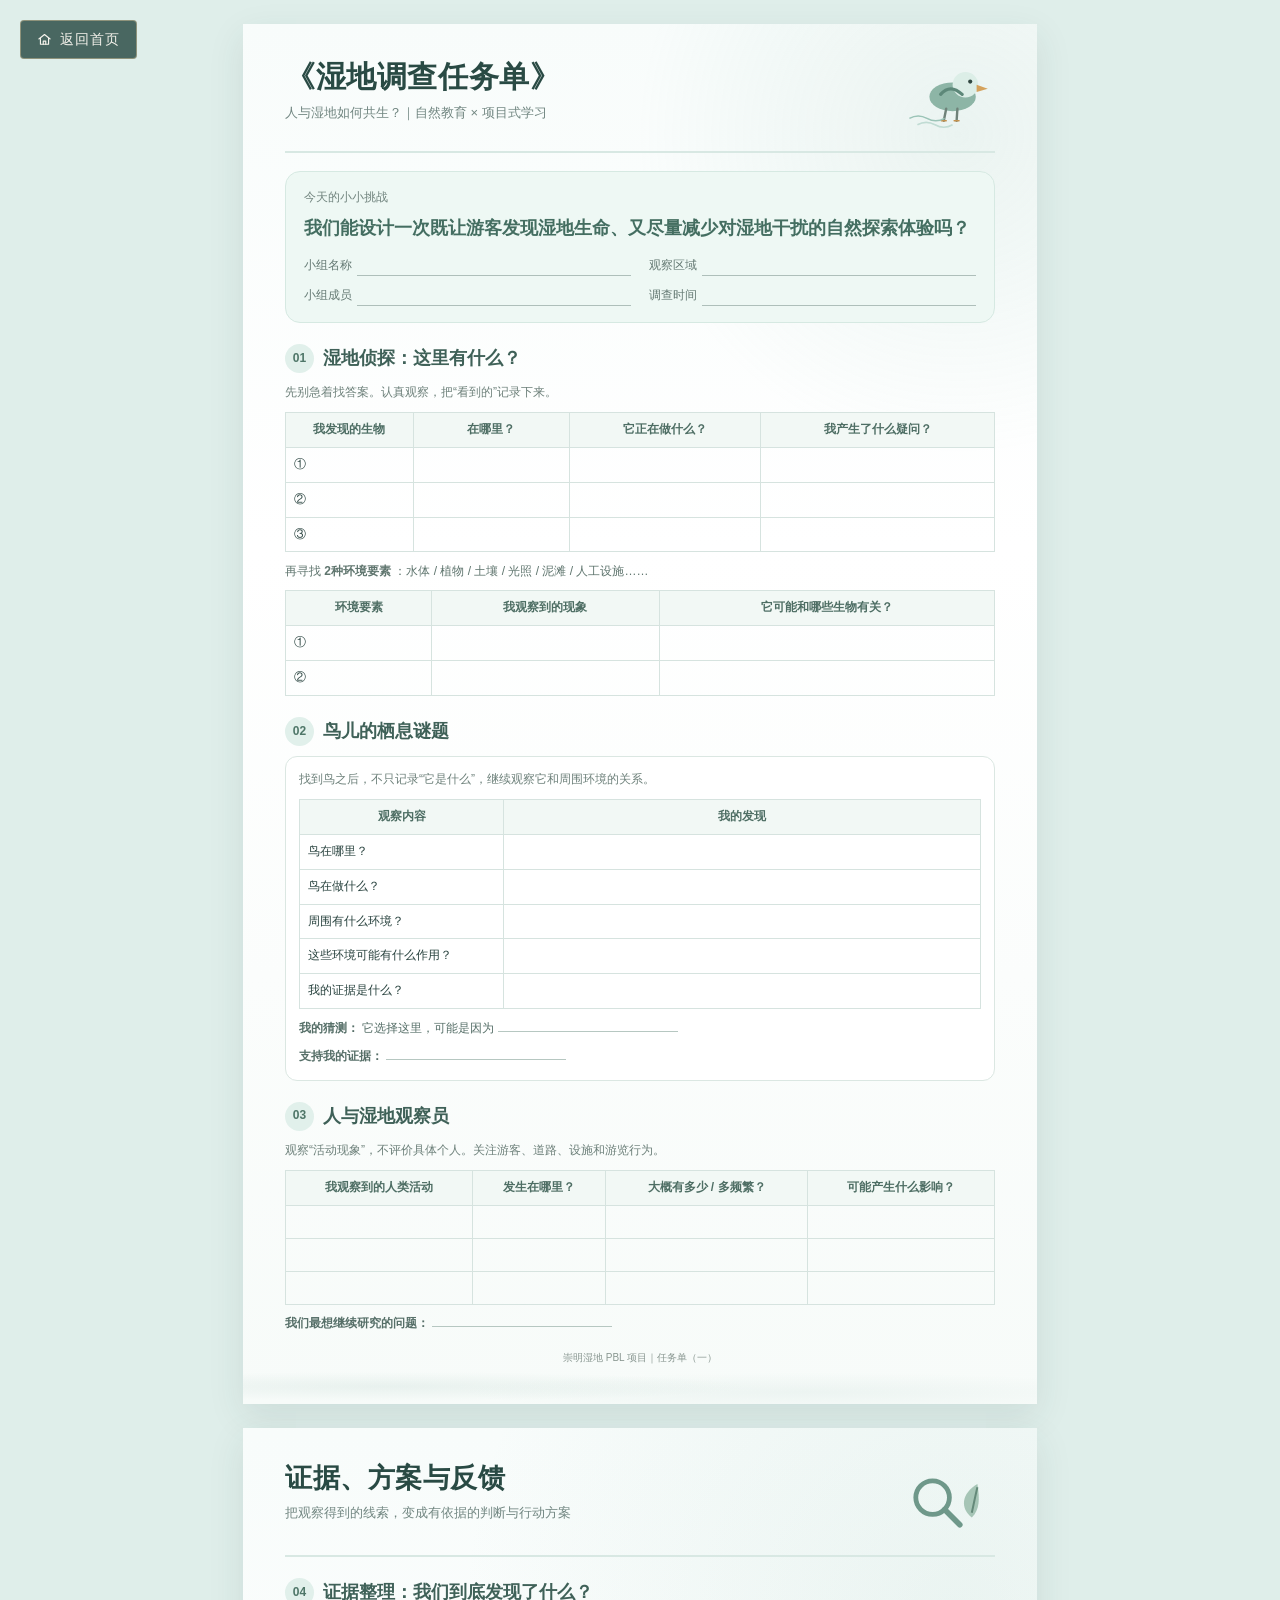
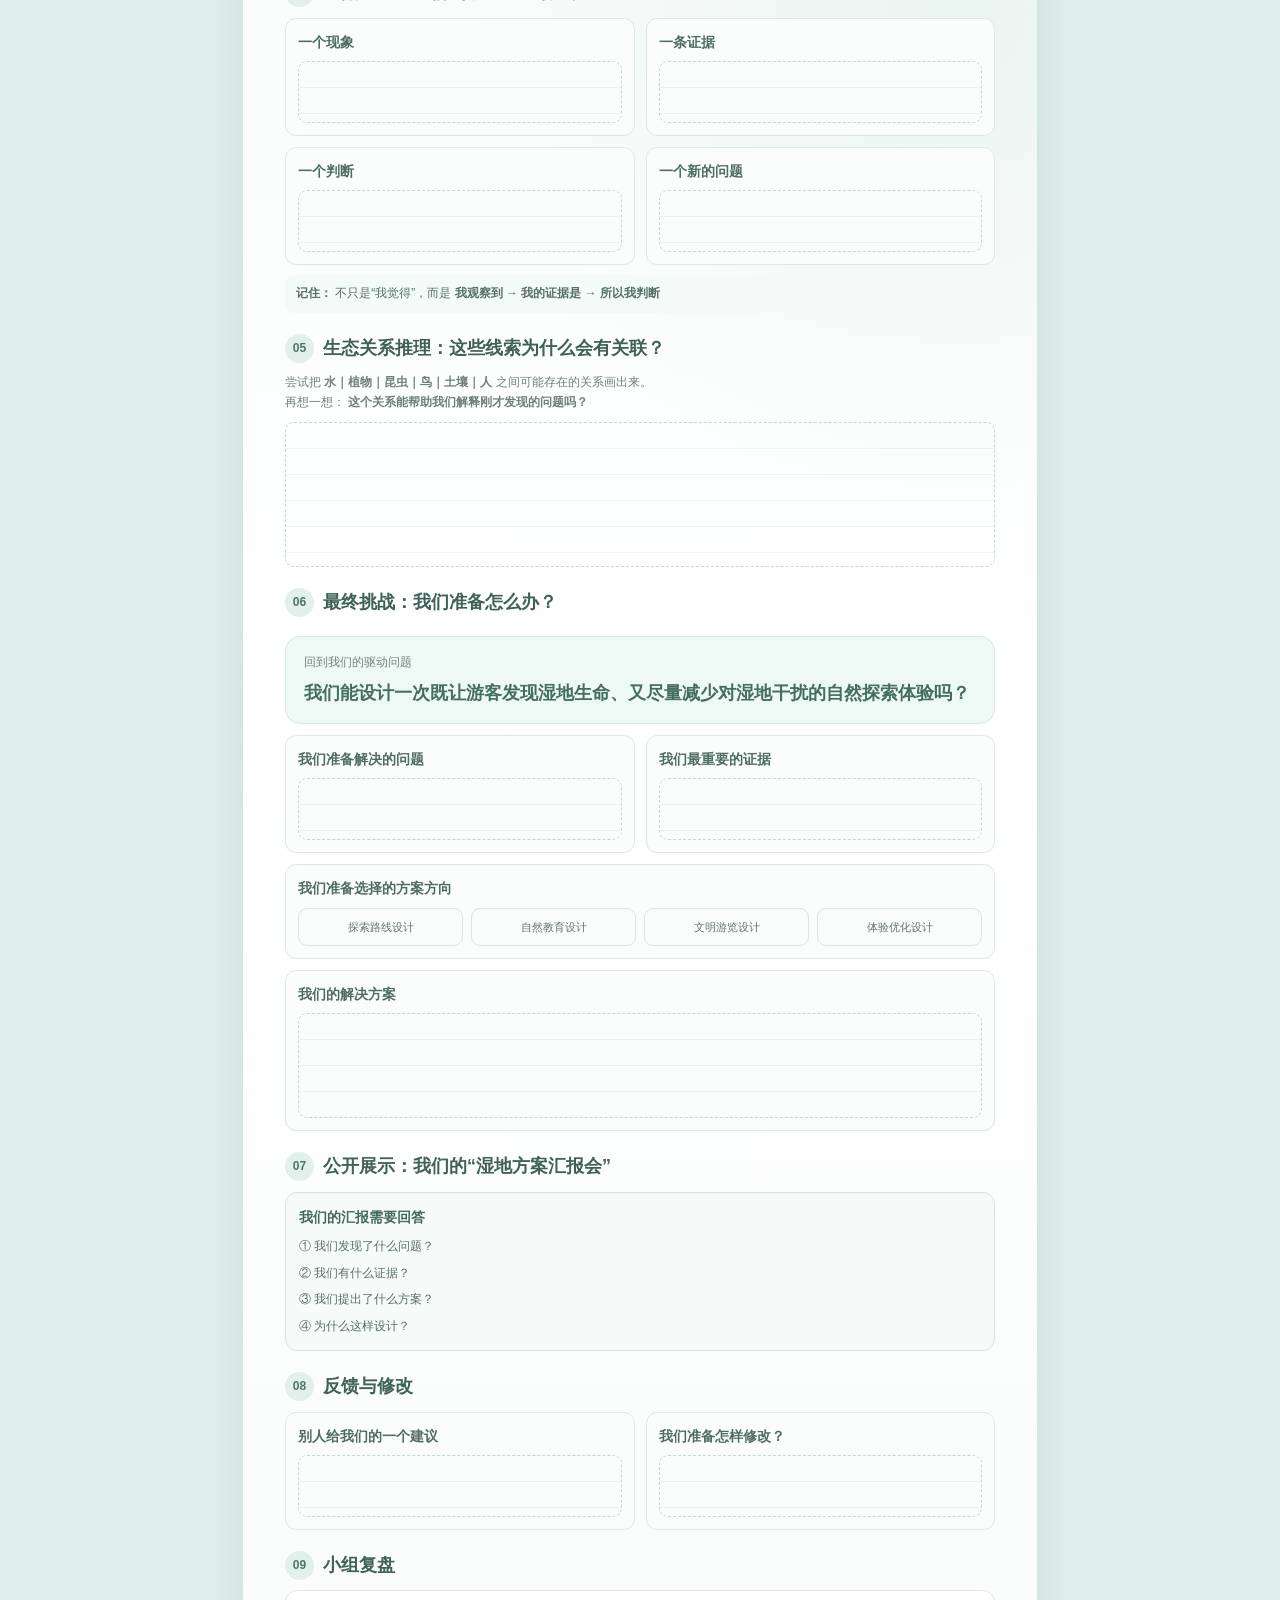
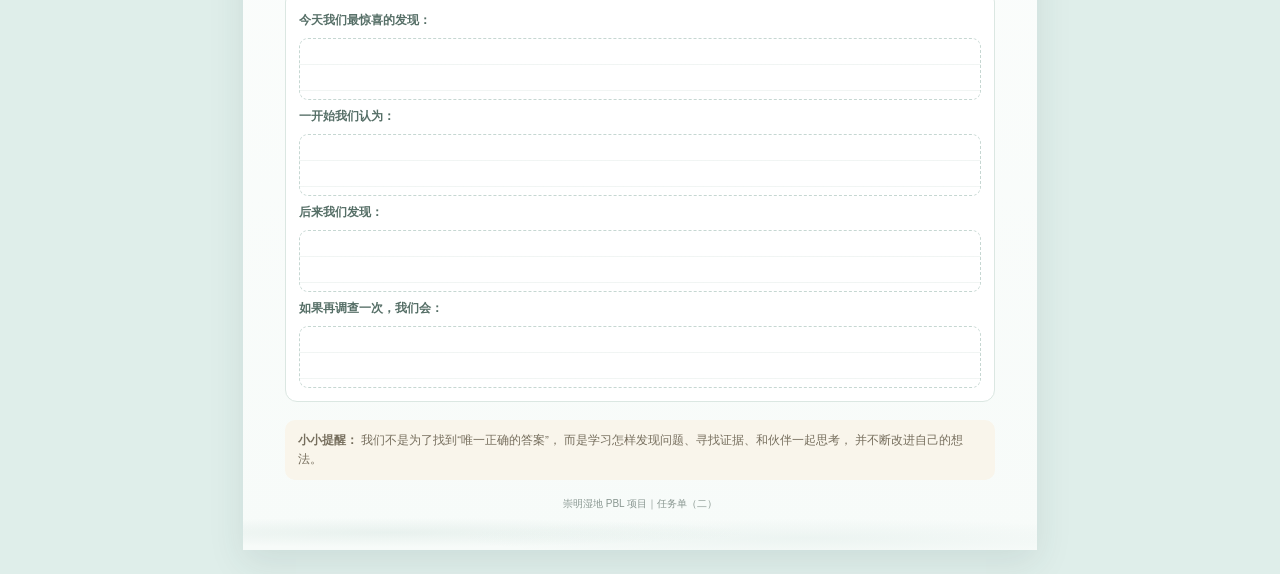
<file: renwudan.html>
<!DOCTYPE html>
<html lang="zh-CN">
<head>
<meta charset="UTF-8">
<meta name="viewport" content="width=device-width, initial-scale=1.0">

<title>《湿地调查任务单》</title>

<style>

/* =========================================================
   基础
========================================================= */

*{
  box-sizing:border-box;
}

body{
  margin:0;
  background:#dfeeea;
  color:#29433f;
  font-family:
    "Microsoft YaHei",
    "PingFang SC",
    "Helvetica Neue",
    Arial,
    sans-serif;
  line-height:1.65;
}

/* =========================================================
   A4页面（屏幕预览）
========================================================= */

.page{
  width:794px;
  min-height:1123px;
  margin:24px auto;
  padding:34px 42px 38px;
  background:
    radial-gradient(circle at 90% 8%,rgba(155,199,186,.16),transparent 22%),
    linear-gradient(180deg,#f8fcfb 0%,#ffffff 38%,#f7fbf9 100%);
  position:relative;
  overflow:hidden;
  box-shadow:
    0 12px 34px rgba(40,73,67,.10);
}

/* 页面底部装饰 */

.page::after{
  content:"";
  position:absolute;
  left:-20px;
  right:-20px;
  bottom:-10px;
  height:55px;
  background:
    radial-gradient(ellipse at 20% 50%,rgba(125,171,158,.12),transparent 38%),
    radial-gradient(ellipse at 70% 60%,rgba(126,173,164,.09),transparent 42%);
  pointer-events:none;
}

/* =========================================================
   Header
========================================================= */

.header{
  display:flex;
  justify-content:space-between;
  align-items:flex-start;
  padding-bottom:17px;
  border-bottom:2px solid #d8e8e3;
}

h1{
  margin:0;
  font-size:30px;
  line-height:1.25;
  color:#294a44;
  letter-spacing:.02em;
}

.subtitle{
  margin-top:6px;
  font-size:13px;
  color:#718681;
}

.icon{
  width:96px;
  height:76px;
  flex:none;
}

/* =========================================================
   驱动问题
========================================================= */

.project-box{
  margin-top:18px;
  padding:16px 18px;
  background:#eef8f4;
  border:1px solid #d6e9e2;
  border-radius:15px;
}

.project-label{
  font-size:12px;
  color:#71847e;
}

.question{
  margin-top:7px;
  font-size:18px;
  line-height:1.5;
  font-weight:700;
  color:#446e61;
}

.meta{
  display:grid;
  grid-template-columns:1fr 1fr;
  gap:10px 18px;
  margin-top:14px;
  font-size:12px;
}

.meta-line{
  display:flex;
  align-items:flex-end;
  gap:5px;
}

.meta-line span:first-child{
  white-space:nowrap;
  color:#647973;
}

.line{
  flex:1;
  min-height:20px;
  border-bottom:1px solid #aebfba;
}

/* =========================================================
   Section
========================================================= */

.section{
  margin-top:21px;
}

.section-title{
  display:flex;
  align-items:center;
  gap:9px;
  margin-bottom:10px;
}

.badge{
  width:29px;
  height:29px;
  border-radius:50%;
  display:flex;
  align-items:center;
  justify-content:center;
  background:#e1f0eb;
  color:#4e7668;
  font-size:12px;
  font-weight:700;
  flex:none;
}

.section-title h2{
  margin:0;
  font-size:18px;
  color:#3f6158;
}

.task-intro{
  margin-bottom:9px;
  font-size:12px;
  color:#6d807a;
}

/* =========================================================
   Card
========================================================= */

.card{
  background:#ffffff;
  border:1px solid #dbe7e2;
  border-radius:12px;
  padding:13px;
}

.small-grid{
  display:grid;
  grid-template-columns:1fr 1fr;
  gap:11px;
}

/* =========================================================
   Table
========================================================= */

table{
  width:100%;
  border-collapse:collapse;
  font-size:12px;
}

th,
td{
  border:1px solid #d6e3df;
  padding:7px 8px;
  vertical-align:top;
}

th{
  background:#f2f8f5;
  color:#4e6e64;
  font-weight:700;
}

td{
  height:33px;
}

/* =========================================================
   Writing area
========================================================= */

.write-box{
  min-height:62px;
  margin-top:7px;
  padding:9px 10px;
  border:1px dashed #c6d7d2;
  border-radius:9px;
  background:
    repeating-linear-gradient(
      to bottom,
      transparent 0,
      transparent 25px,
      rgba(189,208,202,.42) 26px
    );
}

.write-large{
  min-height:105px;
}

/* =========================================================
   Final challenge cards
========================================================= */

.solution-card{
  border:1px solid #dce8e3;
  border-radius:11px;
  padding:12px;
  background:#fbfdfc;
}

.solution-card h3{
  margin:0 0 7px;
  font-size:14px;
  color:#4d6d63;
}

.solution-card p{
  margin:0;
  font-size:12px;
  color:#70817c;
}

/* =========================================================
   方案选择
========================================================= */

.choice-row{
  display:grid;
  grid-template-columns:repeat(4,1fr);
  gap:8px;
  margin-top:8px;
}

.choice{
  padding:9px 6px;
  text-align:center;
  border:1px solid #d9e5e0;
  background:#f9fcfb;
  border-radius:9px;
  font-size:11px;
  color:#60766f;
}

/* =========================================================
   汇报 / 反馈
========================================================= */

.feedback-box{
  border:1px solid #d8e5df;
  background:#f6faf8;
  border-radius:12px;
  padding:13px;
}

.feedback-title{
  font-size:14px;
  color:#45685d;
  font-weight:700;
  margin-bottom:8px;
}

.question-item{
  margin-top:7px;
  font-size:12px;
  color:#566f67;
}

.mini-line{
  display:inline-block;
  min-width:180px;
  border-bottom:1px solid #b6c7c1;
}

/* =========================================================
   Footer
========================================================= */

.footer-note{
  margin-top:18px;
  padding:11px 13px;
  border-radius:10px;
  background:#f9f5eb;
  color:#766e5d;
  font-size:11.5px;
}

.footer{
  margin-top:16px;
  text-align:center;
  font-size:10px;
  color:#899791;
}

/* =========================================================
   手机
========================================================= */

@media(max-width:820px){

  .page{
    width:100%;
    margin:0;
    padding:25px 20px;
  }

  .meta,
  .small-grid{
    grid-template-columns:1fr;
  }

  .choice-row{
    grid-template-columns:1fr 1fr;
  }

}

/* =========================================================
   ★★★ 打印核心设置 ★★★
========================================================= */

@page{
  size:A4;
  margin:10mm 10mm 12mm;
}

@media print{

  html,
  body{
    background:#ffffff !important;
    -webkit-print-color-adjust:exact !important;
    print-color-adjust:exact !important;
  }

  .page{
    width:100% !important;
    min-height:0 !important;
    margin:0 !important;
    padding:0 !important;
    background:transparent !important;
    box-shadow:none !important;
    border:none !important;
    overflow:visible !important;
  }

  .page::after{
    display:none !important;
  }

  .page + .page{
    margin-top:0 !important;
  }

  .section,
  .card,
  .project-box,
  .solution-card,
  .feedback-box,
  .footer-note,
  .choice-row,
  .small-grid,
  .write-box,
  table,
  tr{
    break-inside:avoid !important;
    page-break-inside:avoid !important;
  }

  .section-title,
  h1,
  h2,
  h3,
  .question,
  .feedback-title,
  .task-intro,
  .project-label{
    break-after:avoid !important;
    page-break-after:avoid !important;
  }

  .header,
  .project-box{
    break-after:avoid !important;
    page-break-after:avoid !important;
  }

  .footer,
  .footer-note{
    break-before:avoid !important;
    page-break-before:avoid !important;
  }

  body{
    font-size:12px;
  }

  .section{
    margin-top:14px;
  }

  .section-title{
    margin-bottom:8px;
  }

  .section-title h2{
    font-size:16px;
  }

  .header{
    padding-bottom:12px;
  }

  h1{
    font-size:25px;
  }

  .project-box{
    margin-top:12px;
    padding:12px 14px;
  }

  .question{
    font-size:16px;
  }

  table{
    font-size:11px;
  }

  th,
  td{
    padding:6px 7px;
  }

  td{
    height:28px;
  }

  .write-box{
    min-height:52px;
  }

  .write-large,
  .write-box[style*="min-height:145px"]{
    min-height:86px !important;
  }

  .footer{
    margin-top:10px;
  }

  .home-btn{
    display:none !important;
  }

}

/* =========================================================
   ★★★ 返回作品集首页按钮 ★★★
========================================================= */

.home-btn{
  position:fixed;
  top:20px;
  left:20px;
  z-index:1000;
  display:inline-flex;
  align-items:center;
  gap:8px;
  font-family:"Microsoft YaHei","PingFang SC",sans-serif;
  font-size:14px;
  letter-spacing:1px;
  color:#f5f3ec;
  background:rgba(41,74,68,.82);
  border:1px solid rgba(214,190,150,.5);
  border-radius:4px;
  padding:7px 16px;
  text-decoration:none;
  cursor:pointer;
  transition:background .3s ease,border-color .3s ease,transform .3s ease;
}
.home-btn:hover{
  background:rgba(47,107,79,.92);
  border-color:#d6be96;
  transform:translateY(-1px);
}
.home-btn:active{
  transform:translateY(0);
}
.home-btn svg{
  width:15px;
  height:15px;
  flex:0 0 auto;
}

</style>
</head>

<body>

<!-- =======================================================
     返回作品集首页（固定悬浮，打印时自动隐藏）
======================================================== -->
<a class="home-btn" href="index.html" title="返回作品集首页">
  <svg viewBox="0 0 24 24" fill="none" stroke="currentColor" stroke-width="1.8" stroke-linecap="round" stroke-linejoin="round" aria-hidden="true">
    <path d="M3 11.2 12 4l9 7.2"/>
    <path d="M5.5 10v9.5h13V10"/>
    <path d="M10 19.5v-5h4v5"/>
  </svg>
  返回首页
</a>


<!-- =======================================================
     第1页
======================================================== -->

<div class="page">

  <div class="header">

    <div>
      <h1>《湿地调查任务单》</h1>

      <div class="subtitle">
        人与湿地如何共生？｜自然教育 × 项目式学习
      </div>
    </div>


    <!-- 小鸟 SVG -->

    <svg class="icon" viewBox="0 0 120 90">

      <ellipse
        cx="67"
        cy="46"
        rx="29"
        ry="18"
        fill="#8db5a6"
      />

      <circle
        cx="83"
        cy="31"
        r="16"
        fill="#dceee7"
      />

      <circle
        cx="89"
        cy="27"
        r="2.6"
        fill="#304740"
      />

      <path
        d="M97 31 L111 36 L97 40 Z"
        fill="#d5a25c"
      />

      <path
        d="M52 43 Q64 29 79 43"
        fill="none"
        stroke="#5d8879"
        stroke-width="4"
        stroke-linecap="round"
      />

      <path
        d="M59 61 L56 76
           M73 61 L72 76"
        stroke="#6f8279"
        stroke-width="3"
        stroke-linecap="round"
      />

      <path
        d="M53 76 L59 76
           M69 76 L75 76"
        stroke="#c4914e"
        stroke-width="2"
        stroke-linecap="round"
      />

      <!-- 水波 -->

      <path
        d="M13 73 Q24 67 35 73 T57 73"
        fill="none"
        stroke="#9bc4b7"
        stroke-width="2"
      />

      <path
        d="M23 81 Q34 75 45 81 T67 81"
        fill="none"
        stroke="#c1dcd4"
        stroke-width="2"
      />

    </svg>

  </div>


  <!-- 驱动问题 -->

  <div class="project-box">

    <div class="project-label">
      今天的小小挑战
    </div>

    <div class="question">
      我们能设计一次既让游客发现湿地生命、又尽量减少对湿地干扰的自然探索体验吗？
    </div>

    <div class="meta">

      <div class="meta-line">
        <span>小组名称</span>
        <span class="line"></span>
      </div>

      <div class="meta-line">
        <span>观察区域</span>
        <span class="line"></span>
      </div>

      <div class="meta-line">
        <span>小组成员</span>
        <span class="line"></span>
      </div>

      <div class="meta-line">
        <span>调查时间</span>
        <span class="line"></span>
      </div>

    </div>

  </div>


  <!-- 任务1 -->

  <div class="section">

    <div class="section-title">

      <div class="badge">
        01
      </div>

      <h2>
        湿地侦探：这里有什么？
      </h2>

    </div>


    <div class="task-intro">
      先别急着找答案。认真观察，把“看到的”记录下来。
    </div>


    <table>

      <tr>
        <th style="width:18%">
          我发现的生物
        </th>

        <th style="width:22%">
          在哪里？
        </th>

        <th style="width:27%">
          它正在做什么？
        </th>

        <th>
          我产生了什么疑问？
        </th>
      </tr>


      <tr>
        <td>①</td>
        <td></td>
        <td></td>
        <td></td>
      </tr>


      <tr>
        <td>②</td>
        <td></td>
        <td></td>
        <td></td>
      </tr>


      <tr>
        <td>③</td>
        <td></td>
        <td></td>
        <td></td>
      </tr>

    </table>


    <div style="
      margin-top:10px;
      font-size:12px;
      color:#5f756e;
    ">

      再寻找

      <strong>2种环境要素</strong>

      ：水体 / 植物 / 土壤 / 光照 / 泥滩 / 人工设施……

    </div>


    <table style="margin-top:8px;">

      <tr>
        <th>环境要素</th>
        <th>我观察到的现象</th>
        <th>它可能和哪些生物有关？</th>
      </tr>

      <tr>
        <td>①</td>
        <td></td>
        <td></td>
      </tr>

      <tr>
        <td>②</td>
        <td></td>
        <td></td>
      </tr>

    </table>

  </div>


  <!-- 任务2 -->

  <div class="section">

    <div class="section-title">

      <div class="badge">
        02
      </div>

      <h2>
        鸟儿的栖息谜题
      </h2>

    </div>


    <div class="card">

      <div class="task-intro">
        找到鸟之后，不只记录“它是什么”，继续观察它和周围环境的关系。
      </div>


      <table>

        <tr>
          <th style="width:30%">
            观察内容
          </th>

          <th>
            我的发现
          </th>
        </tr>

        <tr>
          <td>鸟在哪里？</td>
          <td></td>
        </tr>

        <tr>
          <td>鸟在做什么？</td>
          <td></td>
        </tr>

        <tr>
          <td>周围有什么环境？</td>
          <td></td>
        </tr>

        <tr>
          <td>这些环境可能有什么作用？</td>
          <td></td>
        </tr>

        <tr>
          <td>我的证据是什么？</td>
          <td></td>
        </tr>

      </table>


      <div style="
        margin-top:10px;
        font-size:12px;
        color:#566f68;
      ">

        <strong>我的猜测：</strong>

        它选择这里，可能是因为

        <span class="mini-line"></span>

      </div>


      <div style="
        margin-top:8px;
        font-size:12px;
        color:#566f68;
      ">

        <strong>支持我的证据：</strong>

        <span class="mini-line"></span>

      </div>

    </div>

  </div>


  <!-- 任务3 -->

  <div class="section">

    <div class="section-title">

      <div class="badge">
        03
      </div>

      <h2>
        人与湿地观察员
      </h2>

    </div>


    <div class="task-intro">
      观察“活动现象”，不评价具体个人。关注游客、道路、设施和游览行为。
    </div>


    <table>

      <tr>
        <th>我观察到的人类活动</th>
        <th>发生在哪里？</th>
        <th>大概有多少 / 多频繁？</th>
        <th>可能产生什么影响？</th>
      </tr>

      <tr>
        <td></td>
        <td></td>
        <td></td>
        <td></td>
      </tr>

      <tr>
        <td></td>
        <td></td>
        <td></td>
        <td></td>
      </tr>

      <tr>
        <td></td>
        <td></td>
        <td></td>
        <td></td>
      </tr>

    </table>


    <div style="
      margin-top:9px;
      font-size:12px;
      color:#566f68;
    ">

      <strong>我们最想继续研究的问题：</strong>

      <span class="mini-line"></span>

    </div>

  </div>


  <div class="footer">
    崇明湿地 PBL 项目｜任务单（一）
  </div>

</div>


<!-- =======================================================
     第2页
======================================================== -->

<div class="page">

  <div class="header">

    <div>
      <h1 style="font-size:27px;">
        证据、方案与反馈
      </h1>

      <div class="subtitle">
        把观察得到的线索，变成有依据的判断与行动方案
      </div>
    </div>


    <!-- 放大镜 + 叶子 -->

    <svg class="icon" viewBox="0 0 120 90">

      <circle
        cx="42"
        cy="42"
        r="21"
        fill="none"
        stroke="#6f988a"
        stroke-width="6"
      />

      <path
        d="M57 57 L76 76"
        stroke="#6f988a"
        stroke-width="7"
        stroke-linecap="round"
      />

      <path
        d="M91 67
           C76 55 78 37 98 25
           C101 44 101 57 91 67Z"
        fill="#a6c5b6"
      />

      <path
        d="M91 61
           C94 47 96 37 98 29"
        stroke="#648979"
        stroke-width="2.5"
        fill="none"
      />

    </svg>

  </div>


  <!-- 证据整理 -->

  <div class="section">

    <div class="section-title">

      <div class="badge">
        04
      </div>

      <h2>
        证据整理：我们到底发现了什么？
      </h2>

    </div>


    <div class="small-grid">

      <div class="solution-card">

        <h3>
          一个现象
        </h3>

        <div class="write-box"></div>

      </div>


      <div class="solution-card">

        <h3>
          一条证据
        </h3>

        <div class="write-box"></div>

      </div>


      <div class="solution-card">

        <h3>
          一个判断
        </h3>

        <div class="write-box"></div>

      </div>


      <div class="solution-card">

        <h3>
          一个新的问题
        </h3>

        <div class="write-box"></div>

      </div>

    </div>


    <div style="
      margin-top:10px;
      padding:9px 11px;
      border-radius:9px;
      background:#f4faf7;
      color:#557168;
      font-size:12px;
    ">

      <strong>记住：</strong>

      不只是“我觉得”，而是

      <strong>
        我观察到 → 我的证据是 → 所以我判断
      </strong>

    </div>

  </div>


  <!-- 生态关系推理 -->

  <div class="section">

    <div class="section-title">

      <div class="badge">
        05
      </div>

      <h2>
        生态关系推理：这些线索为什么会有关联？
      </h2>

    </div>


    <div class="task-intro">

      尝试把

      <strong>
        水｜植物｜昆虫｜鸟｜土壤｜人
      </strong>

      之间可能存在的关系画出来。

      <br>

      再想一想：

      <strong>
        这个关系能帮助我们解释刚才发现的问题吗？
      </strong>

    </div>


    <div
      class="write-box"
      style="min-height:145px;"
    >

    </div>

  </div>


  <!-- 最终挑战 -->

  <div class="section">

    <div class="section-title">

      <div class="badge">
        06
      </div>

      <h2>
        最终挑战：我们准备怎么办？
      </h2>

    </div>


    <div class="project-box">

      <div class="project-label">
        回到我们的驱动问题
      </div>

      <div class="question">
        我们能设计一次既让游客发现湿地生命、又尽量减少对湿地干扰的自然探索体验吗？
      </div>

    </div>


    <div class="small-grid" style="margin-top:11px;">

      <div class="solution-card">

        <h3>
          我们准备解决的问题
        </h3>

        <div class="write-box"></div>

      </div>


      <div class="solution-card">

        <h3>
          我们最重要的证据
        </h3>

        <div class="write-box"></div>

      </div>


    </div>


    <div
      class="solution-card"
      style="margin-top:11px;"
    >

      <h3>
        我们准备选择的方案方向
      </h3>

      <div class="choice-row">

        <div class="choice">
          探索路线设计
        </div>

        <div class="choice">
          自然教育设计
        </div>

        <div class="choice">
          文明游览设计
        </div>

        <div class="choice">
          体验优化设计
        </div>

      </div>

    </div>


    <div
      class="solution-card"
      style="margin-top:11px;"
    >

      <h3>
        我们的解决方案
      </h3>

      <div
        class="write-box"
        style="min-height:105px;"
      ></div>

    </div>

  </div>


  <!-- 公开展示 -->

  <div class="section">

    <div class="section-title">

      <div class="badge">
        07
      </div>

      <h2>
        公开展示：我们的“湿地方案汇报会”
      </h2>

    </div>


    <div class="feedback-box">

      <div class="feedback-title">
        我们的汇报需要回答
      </div>


      <div class="question-item">
        ① 我们发现了什么问题？
      </div>

      <div class="question-item">
        ② 我们有什么证据？
      </div>

      <div class="question-item">
        ③ 我们提出了什么方案？
      </div>

      <div class="question-item">
        ④ 为什么这样设计？
      </div>

    </div>

  </div>


  <!-- 反馈与修改 -->

  <div class="section">

    <div class="section-title">

      <div class="badge">
        08
      </div>

      <h2>
        反馈与修改
      </h2>

    </div>


    <div class="small-grid">

      <div class="solution-card">

        <h3>
          别人给我们的一个建议
        </h3>

        <div class="write-box"></div>

      </div>


      <div class="solution-card">

        <h3>
          我们准备怎样修改？
        </h3>

        <div class="write-box"></div>

      </div>

    </div>

  </div>


  <!-- 复盘 -->

  <div class="section">

    <div class="section-title">

      <div class="badge">
        09
      </div>

      <h2>
        小组复盘
      </h2>

    </div>


    <div class="card">

      <div class="question-item">
        <strong>今天我们最惊喜的发现：</strong>
      </div>

      <div class="write-box"></div>


      <div class="question-item">
        <strong>一开始我们认为：</strong>
      </div>

      <div class="write-box"></div>


      <div class="question-item">
        <strong>后来我们发现：</strong>
      </div>

      <div class="write-box"></div>


      <div class="question-item">
        <strong>如果再调查一次，我们会：</strong>
      </div>

      <div class="write-box"></div>

    </div>

  </div>


  <div class="footer-note">

    <strong>小小提醒：</strong>

    我们不是为了找到“唯一正确的答案”，

    而是学习怎样发现问题、寻找证据、和伙伴一起思考，

    并不断改进自己的想法。

  </div>


  <div class="footer">
    崇明湿地 PBL 项目｜任务单（二）
  </div>

</div>

</body>
</html>
</file>
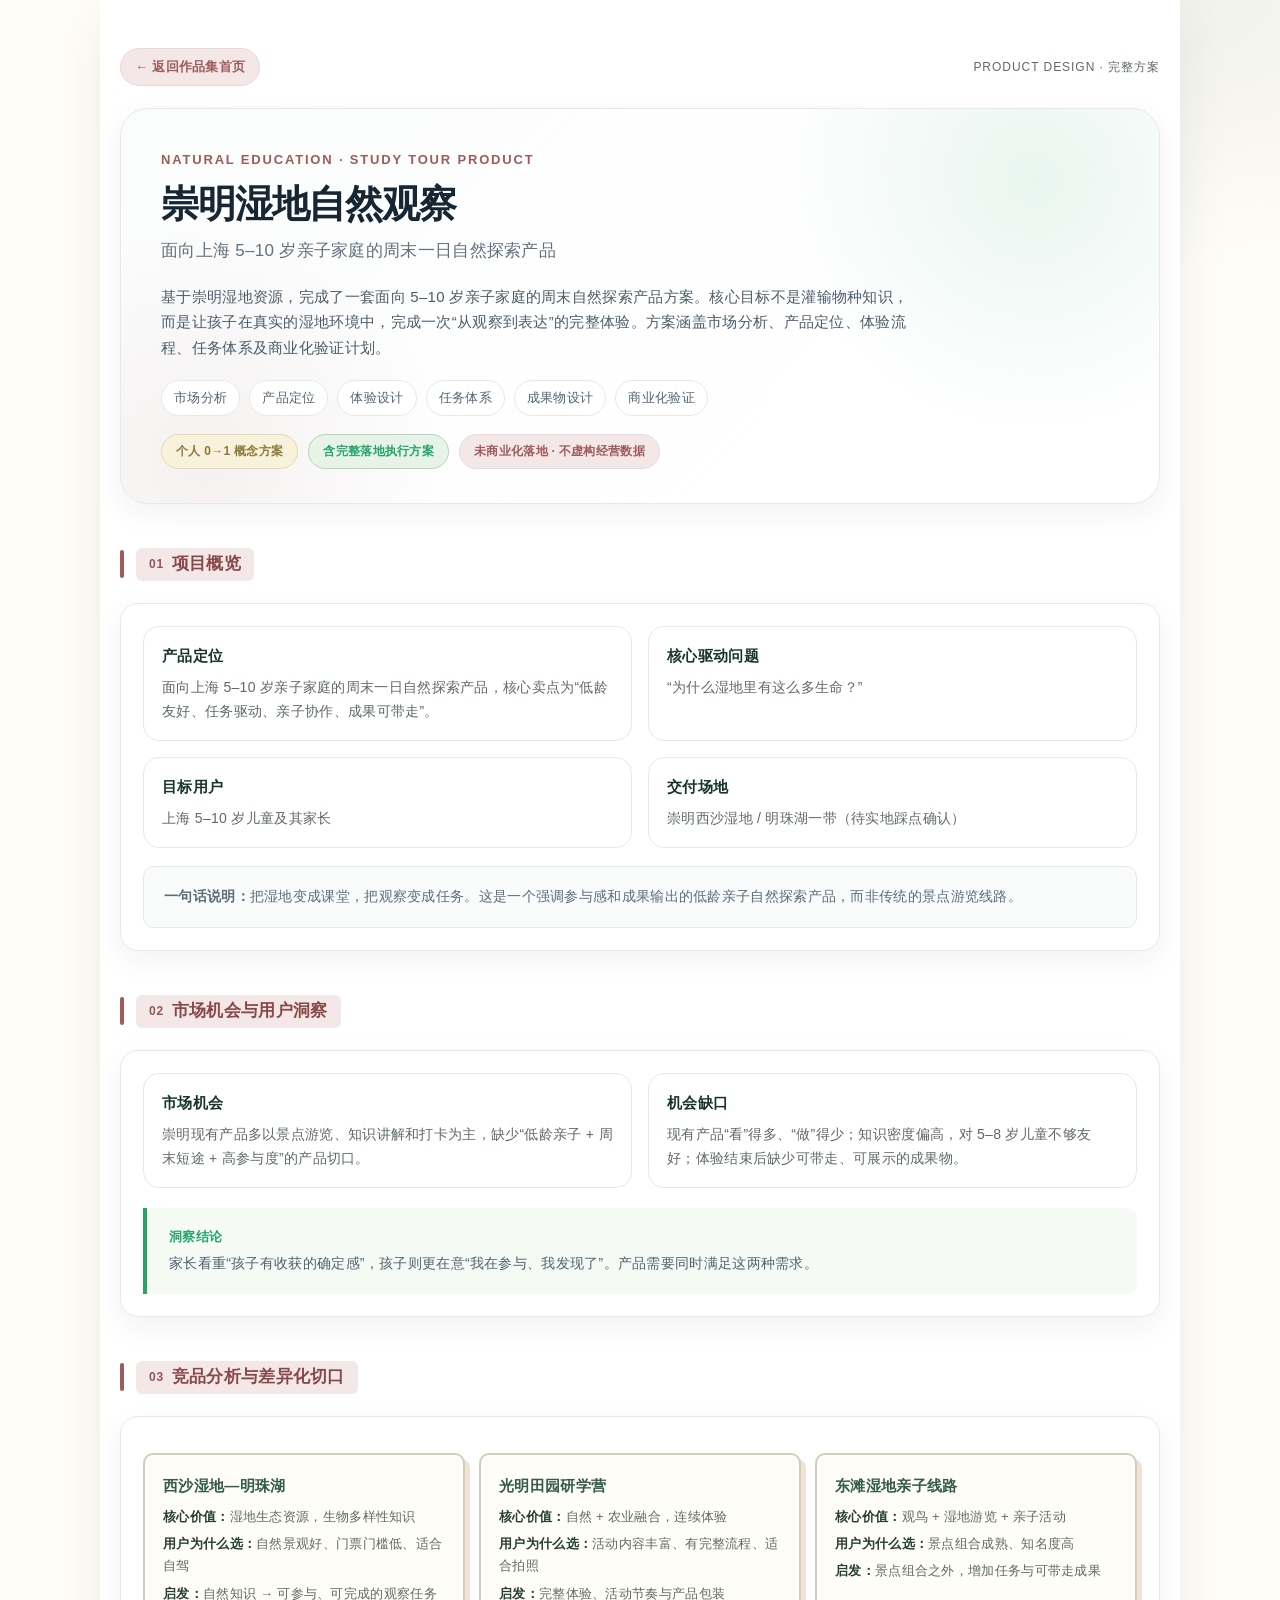
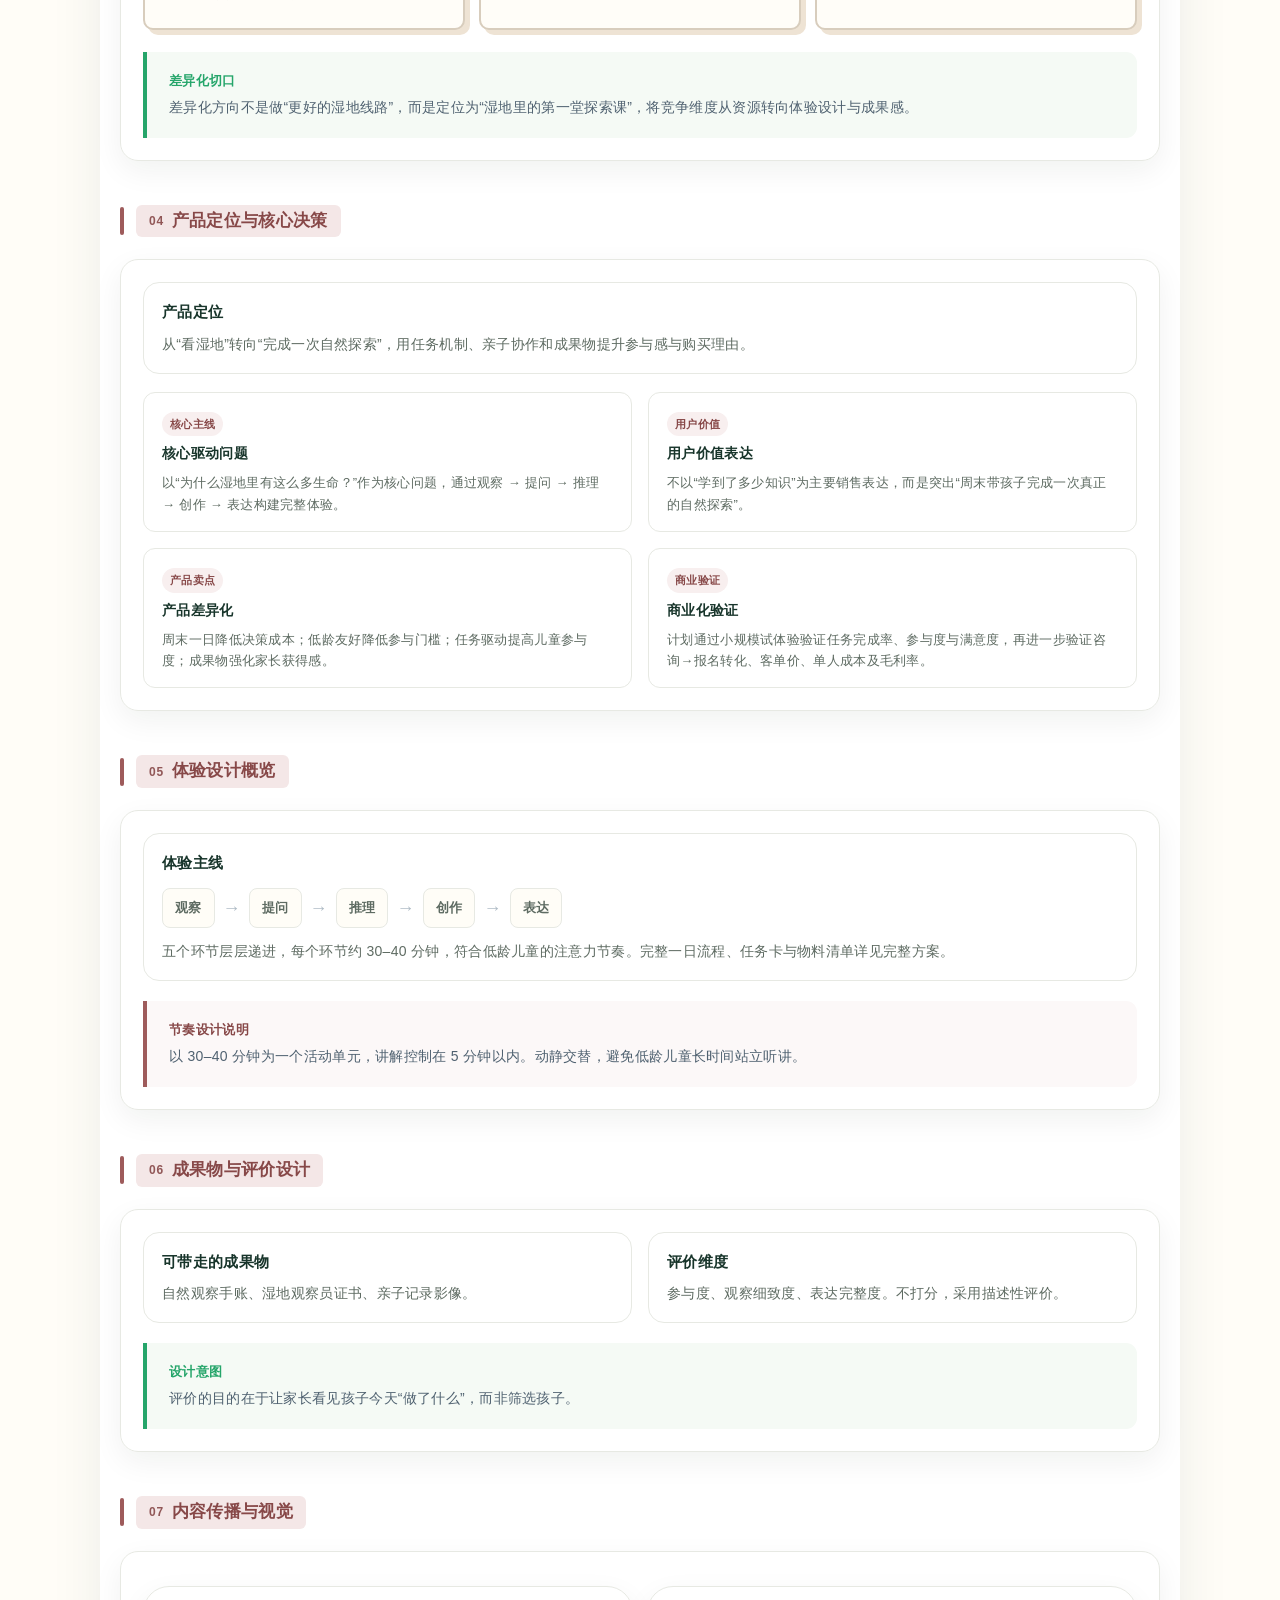
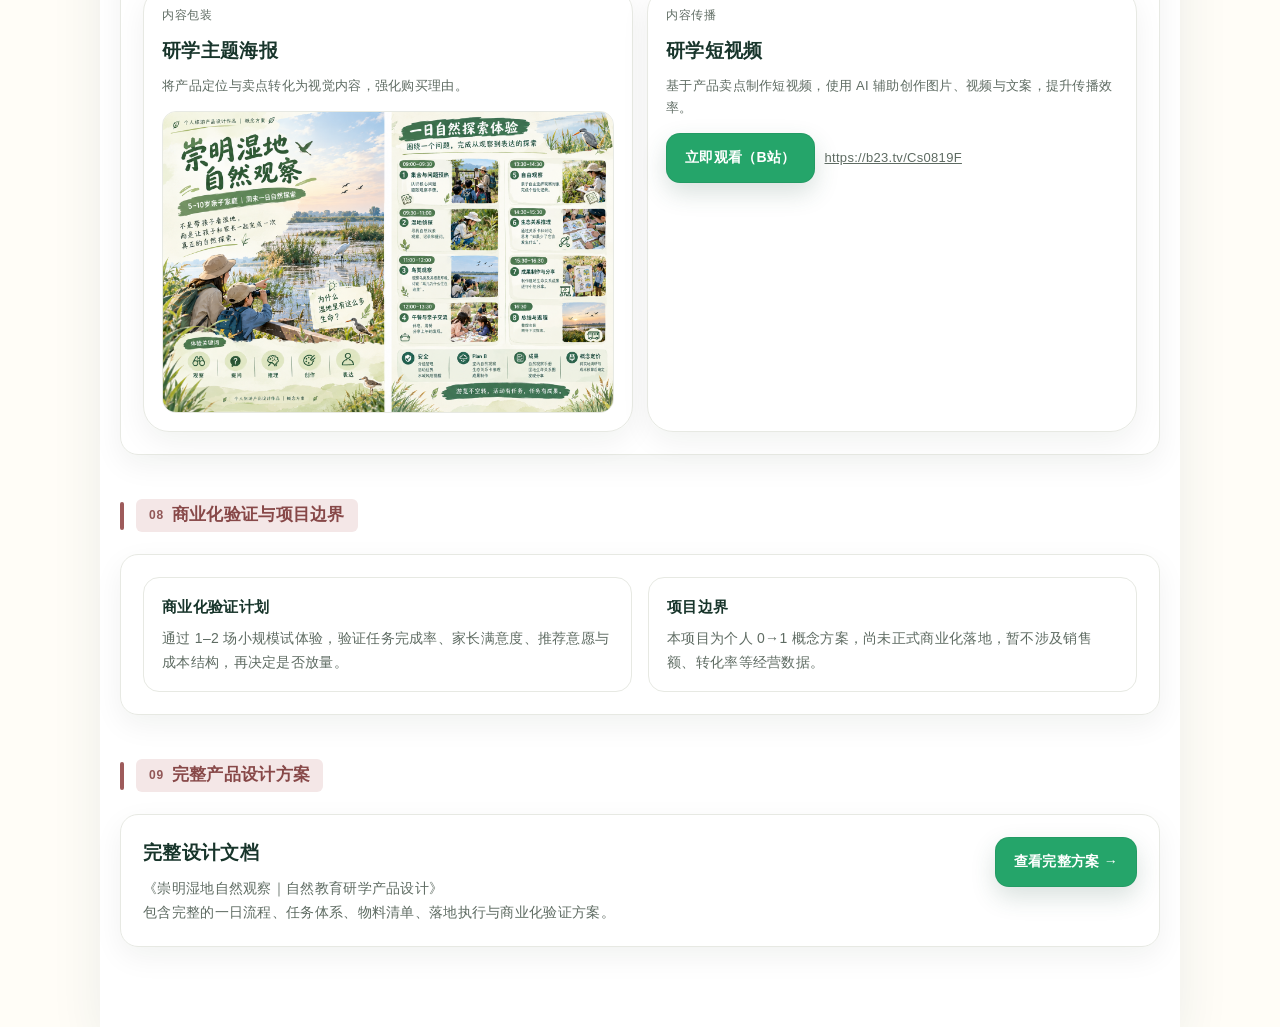
<file: yanxue.html>
<!doctype html>
<html lang="zh-CN">

<head>
    <meta charset="utf-8" />
    <meta name="viewport" content="width=device-width, initial-scale=1.0" />
    <title>崇明湿地自然观察｜自然教育研学产品设计</title>

    <style>
        :root {
            --bg: #fffdf7;
            --ink: #18352b;
            --muted: #5e6b62;
            --line: #e7e9e3;
            --green: #25a56a;
            --green-soft: #e8f3e8;
            --green-light: #f5faf5;
            --shadow: 0 10px 30px rgba(18, 30, 22, .06);
            --radius: 18px;
            --max: 1080px;
            --red: #9e5b5b;
            --red-deep: #874848;
            --soft-red: #f4e7e7;
        }

        * {
            box-sizing: border-box;
        }

        body {
            margin: 0;
            font-family: -apple-system, BlinkMacSystemFont, "Segoe UI", Roboto, "PingFang SC",
                "Hiragino Sans GB", "Microsoft YaHei", "Noto Sans CJK SC", Arial, sans-serif;
            color: var(--ink);
            background: radial-gradient(1200px 600px at 20% -10%, rgba(47, 91, 70, .10), transparent 60%),
                radial-gradient(900px 500px at 90% 0%, rgba(126, 154, 134, .12), transparent 55%),
                var(--bg);
            line-height: 1.7;
            letter-spacing: .3px;
        }

        a {
            color: var(--green);
            text-decoration: none;
        }

        a:hover {
            text-decoration: underline;
        }

        .wrap {
            max-width: var(--max);
            margin: 0 auto;
            padding: 48px 20px 80px;
            background: #fff;
            box-shadow: 0 18px 50px rgba(31, 48, 65, .08);
        }

        .topbar {
            display: flex;
            justify-content: space-between;
            align-items: center;
            gap: 12px;
            flex-wrap: wrap;
            margin-bottom: 22px;
        }

        .back-link {
            display: inline-flex;
            align-items: center;
            gap: 6px;
            font-size: 13px;
            font-weight: 700;
            color: var(--red);
            padding: 7px 14px;
            border-radius: 999px;
            background: var(--soft-red);
            border: 1px solid #ead9d9;
        }

        .back-link:hover {
            text-decoration: none;
            background: #efdcdc;
        }

        .doc-stamp {
            font-size: 12px;
            color: var(--muted);
            letter-spacing: .08em;
        }

        /* ===== Hero ===== */
        .hero {
            padding: 40px 40px 34px;
            border: 1px solid var(--line);
            background: radial-gradient(circle at 88% 18%, rgba(37, 165, 106, .10), transparent 26%),
                radial-gradient(circle at 8% 90%, rgba(158, 91, 91, .08), transparent 24%),
                linear-gradient(135deg, #fbfcfc 0%, #ffffff 68%);
            border-radius: calc(var(--radius) + 10px);
            box-shadow: var(--shadow);
            position: relative;
            overflow: hidden;
        }

        .hero-eyebrow {
            color: var(--red);
            font-size: 13px;
            font-weight: 800;
            letter-spacing: .14em;
            margin-bottom: 12px;
        }

        .hero h1 {
            margin: 0;
            font-size: 38px;
            line-height: 1.15;
            letter-spacing: -0.03em;
            color: #172633;
        }

        .hero-subtitle {
            margin-top: 10px;
            color: #5f7180;
            font-size: 17px;
        }

        .hero-intro {
            max-width: 760px;
            margin-top: 18px;
            font-size: 15px;
            color: #4a5d6b;
        }

        .hero-intro strong {
            color: var(--red-deep);
            font-weight: 650;
        }

        .hero-tags {
            display: flex;
            flex-wrap: wrap;
            gap: 9px;
            margin-top: 20px;
        }

        .hero-tags .pill {
            padding: 6px 12px;
            border: 1px solid var(--line);
            background: #fff;
            border-radius: 999px;
            color: #526573;
            font-size: 13px;
        }

        .hero-badges {
            display: flex;
            flex-wrap: wrap;
            gap: 10px;
            margin-top: 18px;
        }

        .status-badge {
            white-space: nowrap;
            padding: 6px 14px;
            border-radius: 999px;
            font-size: 12px;
            font-weight: 700;
        }

        .status-badge.green {
            background: var(--green-soft);
            border: 1px solid #b8d5b8;
            color: var(--green);
        }

        .status-badge.red {
            background: var(--soft-red);
            border: 1px solid #ead9d9;
            color: var(--red);
        }

        .status-badge.gold {
            background: #f8f1dc;
            border: 1px solid #e7d9b0;
            color: #8a7a3a;
        }

        /* ===== 标题 ===== */
        .secHead {
            display: flex;
            align-items: center;
            gap: 12px;
            margin-bottom: 22px;
        }

        .secHead .bar {
            width: 4px;
            height: 28px;
            background: var(--red);
            border-radius: 4px;
        }

        .secTitle {
            display: inline-flex;
            align-items: center;
            gap: 8px;
            padding: 5px 13px;
            border-radius: 6px;
            background: var(--soft-red);
            color: var(--red-deep);
            font-size: 17px;
            font-weight: 700;
            line-height: 1.35;
            margin: 0;
        }

        .secTitle .index {
            font-size: 12px;
            letter-spacing: .06em;
            opacity: .9;
        }

        .section {
            margin-top: 44px;
        }

        /* ===== 卡片 ===== */
        .card {
            border: 1px solid var(--line);
            border-radius: var(--radius);
            background: rgba(255, 255, 255, .78);
            box-shadow: var(--shadow);
            padding: 22px;
        }

        .twoCol {
            display: grid;
            grid-template-columns: 1fr 1fr;
            gap: 16px;
        }

        @media (max-width:860px) {
            .twoCol {
                grid-template-columns: 1fr;
            }
        }

        .box {
            border: 1px solid var(--line);
            border-radius: 16px;
            background: #fff;
            padding: 16px 18px;
        }

        .box h3 {
            margin: 0 0 8px;
            font-size: 15px;
            color: var(--ink);
        }

        .box p {
            margin: 0;
            font-size: 14px;
            color: var(--muted);
            line-height: 1.7;
        }

        .muted {
            color: var(--muted);
        }

        /* ===== 竞品 ===== */
        .competitorGrid {
            display: grid;
            grid-template-columns: repeat(3, 1fr);
            gap: 14px;
            margin-top: 14px;
        }

        .competitor {
            background: #fffdf8;
            border: 2px solid #d8cdbd;
            border-radius: 10px;
            padding: 18px;
            box-shadow: 5px 5px 0 #eee3d4;
        }

        .competitor h3 {
            margin: 0 0 8px;
            font-size: 15px;
            color: #355c48;
        }

        .competitor p {
            margin: 5px 0;
            color: #5e6b62;
            font-size: 13px;
        }

        .competitor b {
            color: #273f32;
        }

        @media(max-width:800px) {
            .competitorGrid {
                grid-template-columns: 1fr;
            }
        }

        /* ===== 高亮块 ===== */
        .highlight-box {
            margin-top: 20px;
            padding: 18px 22px;
            border-left: 4px solid var(--red);
            background: #fcf8f8;
            border-radius: 0 11px 11px 0;
        }

        .highlight-box.green {
            border-left-color: var(--green);
            background: var(--green-light);
        }

        .highlight-box .title {
            color: var(--red-deep);
            font-size: 13px;
            font-weight: 700;
            margin-bottom: 4px;
        }

        .highlight-box.green .title {
            color: var(--green);
        }

        .highlight-box p {
            margin: 0;
            color: #4f6170;
            font-size: 14px;
            line-height: 1.7;
        }

        .highlight-box strong {
            color: var(--ink);
        }

        /* ===== 决策卡 ===== */
        .decision-grid {
            display: grid;
            grid-template-columns: 1fr 1fr;
            gap: 16px;
            margin-top: 18px;
        }

        .decision {
            padding: 16px 18px;
            border: 1px solid var(--line);
            border-radius: 12px;
            background: #fff;
        }

        .decision .tag {
            display: inline-block;
            margin-bottom: 6px;
            padding: 3px 8px;
            border-radius: 999px;
            background: #f8efef;
            color: var(--red-deep);
            font-size: 11px;
            font-weight: 700;
        }

        .decision h4 {
            margin: 0 0 6px;
            font-size: 14px;
            color: var(--ink);
        }

        .decision p {
            margin: 0;
            font-size: 13px;
            color: var(--muted);
            line-height: 1.65;
        }

        @media (max-width: 700px) {
            .decision-grid {
                grid-template-columns: 1fr;
            }
        }

        /* ===== 流程 ===== */
        .flow-row {
            display: flex;
            flex-wrap: wrap;
            align-items: center;
            gap: 8px;
            margin-top: 12px;
        }

        .flow-row .node {
            padding: 8px 12px;
            background: var(--bg);
            border: 1px solid var(--line);
            border-radius: 8px;
            font-size: 13px;
            color: var(--muted);
            font-weight: 600;
        }

        .flow-row .arrow {
            color: #b0bcc6;
            font-weight: 700;
            font-size: 18px;
        }

        /* ===== 按钮 ===== */
        .btn {
            display: inline-block;
            padding: 12px 18px;
            border-radius: 14px;
            background: var(--green);
            color: #fff;
            font-weight: 800;
            font-size: 14px;
            border: 1px solid rgba(0, 0, 0, .06);
            box-shadow: 0 10px 24px rgba(47, 91, 70, .18);
        }

        .btn:hover {
            text-decoration: none;
            filter: brightness(.98);
        }

        .btn.ghost {
            background: #fff;
            color: var(--green);
            border: 1px solid #cfe3d3;
            box-shadow: none;
        }

        .btn.ghost:hover {
            background: var(--green-light);
        }

        /* ===== 媒体 ===== */
        .mediaBlock {
            border: 1px solid var(--line);
            border-radius: calc(var(--radius) + 8px);
            background: rgba(255, 255, 255, .78);
            box-shadow: var(--shadow);
            padding: 18px;
        }

        .posterImg {
            width: 100%;
            display: block;
            border-radius: 14px;
            border: 1px solid var(--line);
            background: #fff;
        }

        .visual2 {
            display: grid;
            grid-template-columns: 1fr 1fr;
            gap: 14px;
            margin-top: 12px;
        }

        @media (max-width:860px) {
            .visual2 {
                grid-template-columns: 1fr;
            }
        }

        /* 手机端整体微调 */
        @media (max-width: 600px) {
            .wrap {
                padding: 24px 14px 56px;
            }
            .hero {
                padding: 24px 18px 22px;
            }
            .hero h1 {
                font-size: 28px;
            }
            .hero-subtitle {
                font-size: 15px;
            }
            .card, .box, .decision, .mediaBlock {
                padding: 16px;
            }
            .secTitle {
                font-size: 16px;
            }
        }
    </style>
</head>

<body>
    <div class="wrap">

        <!-- 返回 -->
        <div class="topbar">
            <a class="back-link" href="index.html">← 返回作品集首页</a>
            <span class="doc-stamp">PRODUCT DESIGN · 完整方案</span>
        </div>

        <!-- HERO -->
        <header class="hero">
            <div class="hero-eyebrow">NATURAL EDUCATION · STUDY TOUR PRODUCT</div>
            <h1>崇明湿地自然观察</h1>
            <div class="hero-subtitle">面向上海 5–10 岁亲子家庭的周末一日自然探索产品</div>
            <div class="hero-intro">
                基于崇明湿地资源，完成了一套面向 5–10 岁亲子家庭的周末自然探索产品方案。核心目标不是灌输物种知识，而是让孩子在真实的湿地环境中，完成一次“从观察到表达”的完整体验。方案涵盖市场分析、产品定位、体验流程、任务体系及商业化验证计划。
            </div>
            <div class="hero-tags">
                <span class="pill">市场分析</span>
                <span class="pill">产品定位</span>
                <span class="pill">体验设计</span>
                <span class="pill">任务体系</span>
                <span class="pill">成果物设计</span>
                <span class="pill">商业化验证</span>
            </div>
            <div class="hero-badges">
                <span class="status-badge gold">个人 0→1 概念方案</span>
                <span class="status-badge green">含完整落地执行方案</span>
                <span class="status-badge red">未商业化落地 · 不虚构经营数据</span>
            </div>
        </header>

        <!-- 01 项目概览 -->
        <section class="section">
            <div class="secHead">
                <div class="bar"></div>
                <div class="secTitle"><span class="index">01</span>项目概览</div>
            </div>
            <div class="card">
                <div class="twoCol">
                    <div class="box">
                        <h3>产品定位</h3>
                        <p>面向上海 5–10 岁亲子家庭的周末一日自然探索产品，核心卖点为“低龄友好、任务驱动、亲子协作、成果可带走”。</p>
                    </div>
                    <div class="box">
                        <h3>核心驱动问题</h3>
                        <p>“为什么湿地里有这么多生命？”</p>
                    </div>
                </div>
                <div class="twoCol" style="margin-top:16px;">
                    <div class="box">
                        <h3>目标用户</h3>
                        <p>上海 5–10 岁儿童及其家长</p>
                    </div>
                    <div class="box">
                        <h3>交付场地</h3>
                        <p>崇明西沙湿地 / 明珠湖一带（待实地踩点确认）</p>
                    </div>
                </div>
                <div class="concept-line" style="margin-top:18px; padding:18px 20px; border:1px solid var(--line); border-radius:11px; background:#fafbfb;">
                    <p style="margin:0; color:#596c79; font-size:14px; line-height:1.7;">
                        <strong>一句话说明：</strong>把湿地变成课堂，把观察变成任务。这是一个强调参与感和成果输出的低龄亲子自然探索产品，而非传统的景点游览线路。
                    </p>
                </div>
            </div>
        </section>

        <!-- 02 市场与用户 -->
        <section class="section">
            <div class="secHead">
                <div class="bar"></div>
                <div class="secTitle"><span class="index">02</span>市场机会与用户洞察</div>
            </div>
            <div class="card">
                <div class="twoCol">
                    <div class="box">
                        <h3>市场机会</h3>
                        <p>崇明现有产品多以景点游览、知识讲解和打卡为主，缺少“低龄亲子 + 周末短途 + 高参与度”的产品切口。</p>
                    </div>
                    <div class="box">
                        <h3>机会缺口</h3>
                        <p>现有产品“看”得多、“做”得少；知识密度偏高，对 5–8 岁儿童不够友好；体验结束后缺少可带走、可展示的成果物。</p>
                    </div>
                </div>
                <div class="highlight-box green">
                    <div class="title">洞察结论</div>
                    <p>家长看重“孩子有收获的确定感”，孩子则更在意“我在参与、我发现了”。产品需要同时满足这两种需求。</p>
                </div>
            </div>
        </section>

        <!-- 03 竞品分析 -->
        <section class="section">
            <div class="secHead">
                <div class="bar"></div>
                <div class="secTitle"><span class="index">03</span>竞品分析与差异化切口</div>
            </div>
            <div class="card">
                <div class="competitorGrid">
                    <div class="competitor">
                        <h3>西沙湿地—明珠湖</h3>
                        <p><b>核心价值：</b>湿地生态资源，生物多样性知识</p>
                        <p><b>用户为什么选：</b>自然景观好、门票门槛低、适合自驾</p>
                        <p><b>启发：</b>自然知识 → 可参与、可完成的观察任务</p>
                    </div>
                    <div class="competitor">
                        <h3>光明田园研学营</h3>
                        <p><b>核心价值：</b>自然 + 农业融合，连续体验</p>
                        <p><b>用户为什么选：</b>活动内容丰富、有完整流程、适合拍照</p>
                        <p><b>启发：</b>完整体验、活动节奏与产品包装</p>
                    </div>
                    <div class="competitor">
                        <h3>东滩湿地亲子线路</h3>
                        <p><b>核心价值：</b>观鸟 + 湿地游览 + 亲子活动</p>
                        <p><b>用户为什么选：</b>景点组合成熟、知名度高</p>
                        <p><b>启发：</b>景点组合之外，增加任务与可带走成果</p>
                    </div>
                </div>

                <div class="highlight-box green" style="margin-top:22px;">
                    <div class="title">差异化切口</div>
                    <p>差异化方向不是做“更好的湿地线路”，而是定位为“湿地里的第一堂探索课”，将竞争维度从资源转向体验设计与成果感。</p>
                </div>
            </div>
        </section>

        <!-- 04 定位与决策 -->
        <section class="section">
            <div class="secHead">
                <div class="bar"></div>
                <div class="secTitle"><span class="index">04</span>产品定位与核心决策</div>
            </div>
            <div class="card">
                <div class="box">
                    <h3>产品定位</h3>
                    <p>从“看湿地”转向“完成一次自然探索”，用任务机制、亲子协作和成果物提升参与感与购买理由。</p>
                </div>
                <div class="decision-grid">
                    <div class="decision">
                        <span class="tag">核心主线</span>
                        <h4>核心驱动问题</h4>
                        <p>以“为什么湿地里有这么多生命？”作为核心问题，通过观察 → 提问 → 推理 → 创作 → 表达构建完整体验。</p>
                    </div>
                    <div class="decision">
                        <span class="tag">用户价值</span>
                        <h4>用户价值表达</h4>
                        <p>不以“学到了多少知识”为主要销售表达，而是突出“周末带孩子完成一次真正的自然探索”。</p>
                    </div>
                    <div class="decision">
                        <span class="tag">产品卖点</span>
                        <h4>产品差异化</h4>
                        <p>周末一日降低决策成本；低龄友好降低参与门槛；任务驱动提高儿童参与度；成果物强化家长获得感。</p>
                    </div>
                    <div class="decision">
                        <span class="tag">商业验证</span>
                        <h4>商业化验证</h4>
                        <p>计划通过小规模试体验验证任务完成率、参与度与满意度，再进一步验证咨询→报名转化、客单价、单人成本及毛利率。</p>
                    </div>
                </div>
            </div>
        </section>

        <!-- 05 体验设计概览 -->
        <section class="section">
            <div class="secHead">
                <div class="bar"></div>
                <div class="secTitle"><span class="index">05</span>体验设计概览</div>
            </div>
            <div class="card">
                <div class="box">
                    <h3>体验主线</h3>
                    <div class="flow-row">
                        <span class="node">观察</span>
                        <span class="arrow">→</span>
                        <span class="node">提问</span>
                        <span class="arrow">→</span>
                        <span class="node">推理</span>
                        <span class="arrow">→</span>
                        <span class="node">创作</span>
                        <span class="arrow">→</span>
                        <span class="node">表达</span>
                    </div>
                    <p style="margin-top:12px;">五个环节层层递进，每个环节约 30–40 分钟，符合低龄儿童的注意力节奏。完整一日流程、任务卡与物料清单详见完整方案。</p>
                </div>
                <div class="highlight-box">
                    <div class="title">节奏设计说明</div>
                    <p>以 30–40 分钟为一个活动单元，讲解控制在 5 分钟以内。动静交替，避免低龄儿童长时间站立听讲。</p>
                </div>
            </div>
        </section>

        <!-- 06 成果与评价 -->
        <section class="section">
            <div class="secHead">
                <div class="bar"></div>
                <div class="secTitle"><span class="index">06</span>成果物与评价设计</div>
            </div>
            <div class="card">
                <div class="twoCol">
                    <div class="box">
                        <h3>可带走的成果物</h3>
                        <p>自然观察手账、湿地观察员证书、亲子记录影像。</p>
                    </div>
                    <div class="box">
                        <h3>评价维度</h3>
                        <p>参与度、观察细致度、表达完整度。不打分，采用描述性评价。</p>
                    </div>
                </div>
                <div class="highlight-box green">
                    <div class="title">设计意图</div>
                    <p>评价的目的在于让家长看见孩子今天“做了什么”，而非筛选孩子。</p>
                </div>
            </div>
        </section>

        <!-- 07 内容传播与视觉（新增海报与视频） -->
        <section class="section">
            <div class="secHead">
                <div class="bar"></div>
                <div class="secTitle"><span class="index">07</span>内容传播与视觉</div>
            </div>
            <div class="card">
                <div class="visual2">
                    <div class="mediaBlock">
                        <p style="font-size:12px; color:var(--muted); letter-spacing:.6px; margin:0 0 10px; text-transform:uppercase;">
                            内容包装
                        </p>
                        <h3 style="margin:0 0 8px;">研学主题海报</h3>
                        <p class="muted" style="margin:0 0 14px; font-size:13px;">
                            将产品定位与卖点转化为视觉内容，强化购买理由。
                        </p>
                        <img class="posterImg" src="海报.png?v=4" alt="崇明湿地自然观察研学海报"
                            onerror="this.style.display='none'; this.nextElementSibling.style.display='block';" />
                        <p style="display:none; margin:12px 0 0; color:var(--muted); font-size:13px; text-align:center;">
                            （海报图片待上传）
                        </p>
                    </div>
                    <div class="mediaBlock">
                        <p style="font-size:12px; color:var(--muted); letter-spacing:.6px; margin:0 0 10px; text-transform:uppercase;">
                            内容传播
                        </p>
                        <h3 style="margin:0 0 8px;">研学短视频</h3>
                        <p class="muted" style="margin:0 0 14px; font-size:13px;">
                            基于产品卖点制作短视频，使用 AI 辅助创作图片、视频与文案，提升传播效率。
                        </p>
                        <div style="display:flex; gap:10px; flex-wrap:wrap; align-items:center;">
                            <a class="btn" href="https://b23.tv/Cs0819F" target="_blank" rel="noopener">
                                立即观看（B站）
                            </a>
                            <a href="https://b23.tv/Cs0819F" target="_blank" rel="noopener"
                                style="font-size:13px; color:var(--muted); text-decoration:underline;">
                                https://b23.tv/Cs0819F
                            </a>
                        </div>
                    </div>
                </div>
            </div>
        </section>

        <!-- 08 验证与边界 -->
        <section class="section">
            <div class="secHead">
                <div class="bar"></div>
                <div class="secTitle"><span class="index">08</span>商业化验证与项目边界</div>
            </div>
            <div class="card">
                <div class="twoCol">
                    <div class="box">
                        <h3>商业化验证计划</h3>
                        <p>通过 1–2 场小规模试体验，验证任务完成率、家长满意度、推荐意愿与成本结构，再决定是否放量。</p>
                    </div>
                    <div class="box">
                        <h3>项目边界</h3>
                        <p>本项目为个人 0→1 概念方案，尚未正式商业化落地，暂不涉及销售额、转化率等经营数据。</p>
                    </div>
                </div>
            </div>
        </section>

        <!-- 09 完整方案链接 -->
        <section class="section">
            <div class="secHead">
                <div class="bar"></div>
                <div class="secTitle"><span class="index">09</span>完整产品设计方案</div>
            </div>
            <div class="card">
                <div style="display:flex; gap:14px; align-items:flex-start; flex-wrap:wrap;">
                    <div style="flex:1 1 420px; min-width:260px;">
                        <h3 style="margin:0 0 8px;">完整设计文档</h3>
                        <p class="muted" style="margin:0; font-size:14px; line-height:1.7;">
                            《崇明湿地自然观察｜自然教育研学产品设计》<br />
                            包含完整的一日流程、任务体系、物料清单、落地执行与商业化验证方案。
                        </p>
                    </div>
                    <a class="btn" href="plan.html" target="_blank" rel="noopener">
                        查看完整方案 →
                    </a>
                </div>
            </div>
        </section>

    </div>
</body>

</html>
</file>
